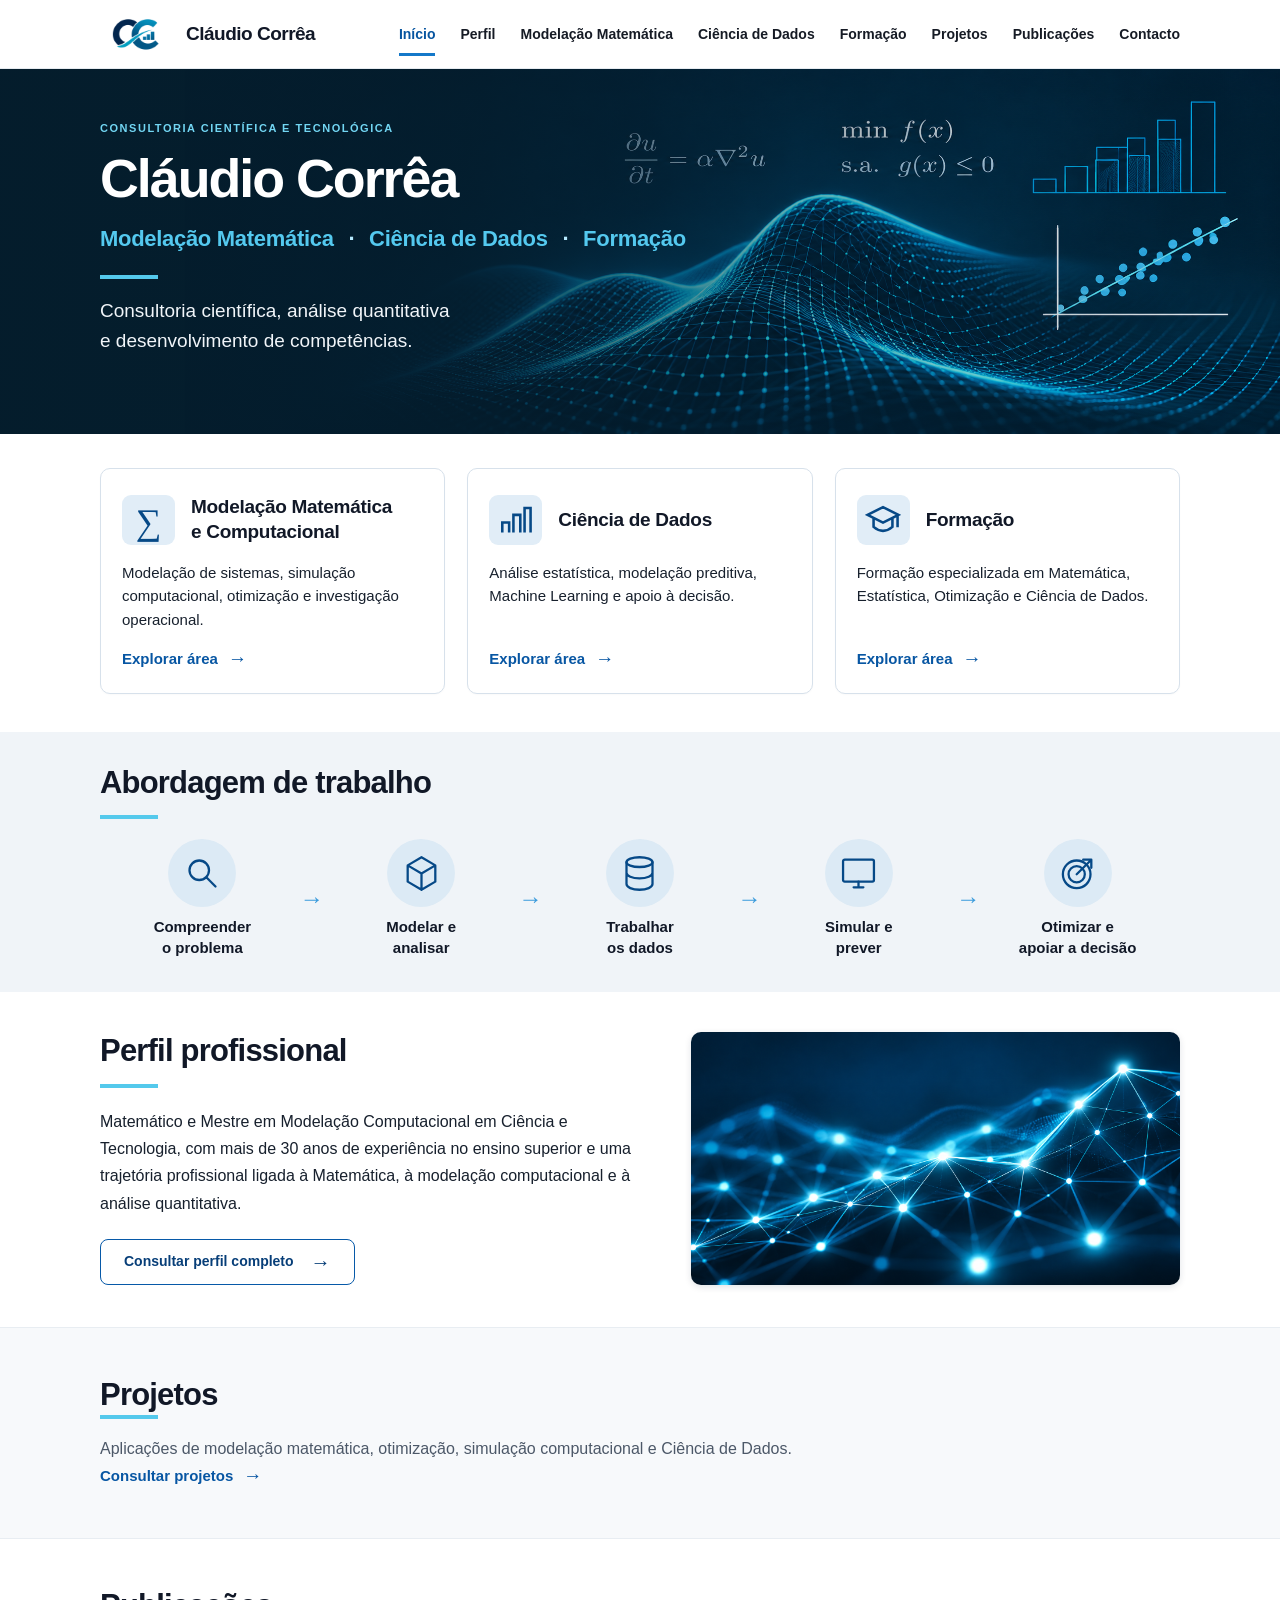
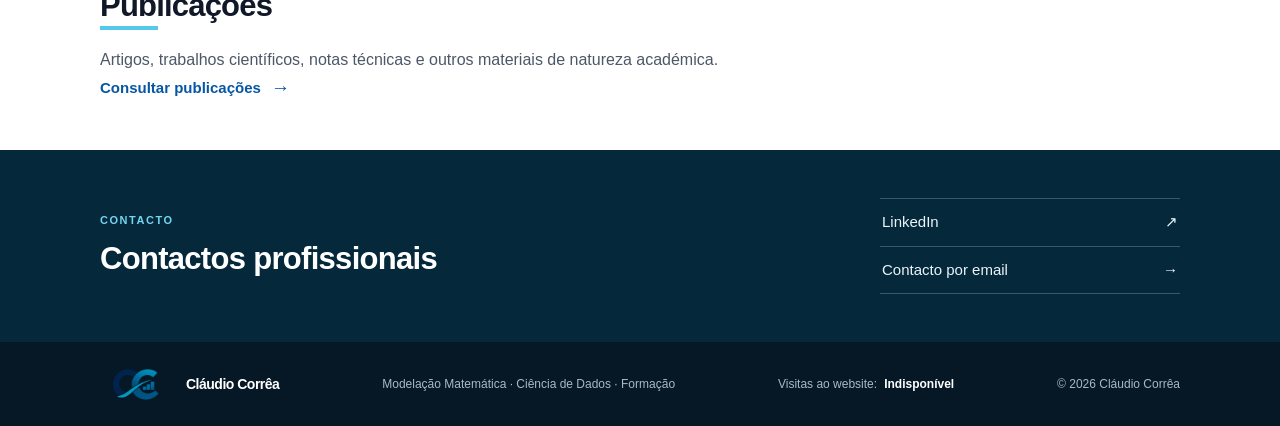
<file: index.html>
<!doctype html>
<html lang="pt-PT">

<head>
  <meta charset="utf-8">
  <meta name="viewport" content="width=device-width, initial-scale=1">
  <meta name="description" content="Cláudio Corrêa — Modelação Matemática, Ciência de Dados e Formação.">
  <meta name="theme-color" content="#ffffff">
  <title>Cláudio Corrêa | Modelação Matemática e Ciência de Dados</title>
  <link rel="stylesheet" href="css/style.css">
  <script src="js/main.js" defer></script>
</head>

<body>
  <a class="skip-link" href="#conteudo">Saltar para o conteúdo</a>

  <header class="site-header">
    <div class="container header-inner">
      <a class="brand" href="index.html" aria-label="Cláudio Corrêa — página inicial">
        <img src="logotipo/MonogramaCC.png" alt="Monograma CC" class="brand-monogram"
          style="width: 72px; height: 48px; object-fit: contain; display: block;">
        <span class="brand-name">Cláudio Corrêa</span>
      </a>

      <button class="menu-toggle" type="button" aria-expanded="false" aria-controls="main-navigation"
        aria-label="Abrir navegação">
        <span></span><span></span><span></span>
      </button>

      <nav class="main-navigation" id="main-navigation" aria-label="Navegação principal">
        <a class="active" href="index.html">Início</a>
        <a href="pages/perfil.html">Perfil</a>
        <a href="pages/modelacao-matematica.html">Modelação Matemática</a>
        <a href="pages/ciencia-dados.html">Ciência de Dados</a>
        <a href="pages/formacao.html">Formação</a>
        <a href="pages/projetos.html">Projetos</a>
        <a href="pages/publicacoes.html">Publicações</a>
        <a href="pages/contacto.html">Contacto</a>
      </nav>
    </div>
  </header>

  <main id="conteudo">

    <section class="hero" id="inicio">
      <div class="hero-art" aria-hidden="true"></div>

      <div class="container hero-content">
        <p class="eyebrow">Consultoria científica e tecnológica</p>
        <h1>Cláudio Corrêa</h1>

        <p class="hero-specialities">
          Modelação Matemática
          <span>·</span>
          Ciência de Dados
          <span>·</span>
          Formação
        </p>

        <span class="accent-line"></span>

        <p class="hero-description">
          Consultoria científica, análise quantitativa
          <br class="desktop-break">
          e desenvolvimento de competências.
        </p>
      </div>
    </section>

    <section class="services-section" id="servicos">
      <div class="container service-grid">

        <article class="service-card">
          <div class="service-heading">
            <span class="service-icon">∑</span>
            <h2>Modelação Matemática<br>e Computacional</h2>
          </div>

          <p>
            Modelação de sistemas, simulação computacional,
            otimização e investigação operacional.
          </p>

          <a href="pages/modelacao-matematica.html" class="card-link">
            Explorar área <span>→</span>
          </a>
        </article>

        <article class="service-card">
          <div class="service-heading">
            <span class="service-icon">
              <svg viewBox="0 0 42 42">
                <path d="M5 34V24h8v10M18 34V15h8v19M31 34V7h7v27" />
              </svg>
            </span>
            <h2>Ciência de Dados</h2>
          </div>

          <p>
            Análise estatística, modelação preditiva,
            Machine Learning e apoio à decisão.
          </p>

          <a href="pages/ciencia-dados.html" class="card-link">
            Explorar área <span>→</span>
          </a>
        </article>

        <article class="service-card">
          <div class="service-heading">
            <span class="service-icon">
              <svg viewBox="0 0 42 42">
                <path d="M3 15 21 6l18 9-18 9L3 15ZM10 19v10c7 6 15 6 22 0V19M38 16v12" />
              </svg>
            </span>
            <h2>Formação</h2>
          </div>

          <p>
            Formação especializada em Matemática,
            Estatística, Otimização e Ciência de Dados.
          </p>

          <a href="pages/formacao.html" class="card-link">
            Explorar área <span>→</span>
          </a>
        </article>

      </div>
    </section>

    <section class="approach-section" id="abordagem">
      <div class="container">
        <h2 class="section-title">Abordagem de trabalho</h2>
        <span class="accent-line"></span>

        <div class="approach-flow">

          <article class="approach-step">
            <span class="approach-icon">
              <svg viewBox="0 0 48 48">
                <circle cx="20" cy="20" r="12" />
                <path d="m29 29 11 11" />
              </svg>
            </span>
            <h3>Compreender<br>o problema</h3>
          </article>

          <span class="flow-arrow">→</span>

          <article class="approach-step">
            <span class="approach-icon">
              <svg viewBox="0 0 48 48">
                <path d="m24 4 17 10v20L24 44 7 34V14L24 4ZM7 14l17 10 17-10M24 24v20" />
              </svg>
            </span>
            <h3>Modelar e<br>analisar</h3>
          </article>

          <span class="flow-arrow">→</span>

          <article class="approach-step">
            <span class="approach-icon">
              <svg viewBox="0 0 48 48">
                <ellipse cx="24" cy="10" rx="16" ry="6" />
                <path d="M8 10v27c0 4 7 7 16 7s16-3 16-7V10M8 23c0 4 7 7 16 7s16-3 16-7" />
              </svg>
            </span>
            <h3>Trabalhar<br>os dados</h3>
          </article>

          <span class="flow-arrow">→</span>

          <article class="approach-step">
            <span class="approach-icon">
              <svg viewBox="0 0 48 48">
                <rect x="5" y="7" width="38" height="27" rx="2" />
                <path d="M18 41h12M24 34v7" />
              </svg>
            </span>
            <h3>Simular e<br>prever</h3>
          </article>

          <span class="flow-arrow">→</span>

          <article class="approach-step">
            <span class="approach-icon">
              <svg viewBox="0 0 48 48">
                <circle cx="23" cy="25" r="17" />
                <circle cx="23" cy="25" r="10" />
                <path d="m23 25 18-18M31 7h10v10" />
              </svg>
            </span>
            <h3>Otimizar e<br>apoiar a decisão</h3>
          </article>

        </div>
      </div>
    </section>

    <section class="about-section" id="sobre">
      <div class="container about-grid">

        <div class="about-copy">
          <h2 class="section-title">Perfil profissional</h2>
          <span class="accent-line"></span>

          <p>
            Matemático e Mestre em Modelação Computacional em Ciência
            e Tecnologia, com mais de 30 anos de experiência no ensino
            superior e uma trajetória profissional ligada à Matemática,
            à modelação computacional e à análise quantitativa.
          </p>

          <a class="button button-outline" href="pages/perfil.html">
            Consultar perfil completo <span>→</span>
          </a>
        </div>

        <div class="network-visual" role="img" aria-label="Visualização de uma rede de dados">
        </div>

      </div>
    </section>

    <section class="additional-section" id="projetos">
      <div class="container">
        <h2 class="section-title">Projetos</h2>
        <span class="accent-line"></span>

        <p>
          Aplicações de modelação matemática, otimização,
          simulação computacional e Ciência de Dados.
        </p>

        <a class="card-link" href="pages/projetos.html">
          Consultar projetos <span>→</span>
        </a>
      </div>
    </section>

    <section class="additional-section publications-section" id="publicacoes">
      <div class="container">
        <h2 class="section-title">Publicações</h2>
        <span class="accent-line"></span>

        <p>
          Artigos, trabalhos científicos, notas técnicas
          e outros materiais de natureza académica.
        </p>

        <a class="card-link" href="pages/publicacoes.html">
          Consultar publicações <span>→</span>
        </a>
      </div>
    </section>

    <section class="contact-section" id="contacto">
      <div class="container contact-inner">

        <div>
          <p class="eyebrow">CONTACTO</p>
          <h2>Contactos profissionais</h2>
        </div>

        <div class="contact-links">
          <a href="https://www.linkedin.com/in/claudio-correa-63292a34a/" target="_blank" rel="noopener noreferrer">
            LinkedIn <span>↗</span>
          </a>

          <a href="pages/contacto.html">
            Contacto por email <span>→</span>
          </a>
        </div>

      </div>
    </section>

  </main>

  <footer class="site-footer">
    <div class="container footer-inner">
      <a class="brand" href="index.html">
        <img src="logotipo/MonogramaCC.png" alt="Monograma CC" class="brand-monogram"
          style="width: 72px; height: 48px; object-fit: contain; display: block;">
        <span class="brand-name">Cláudio Corrêa</span>
      </a>

      <p>Modelação Matemática · Ciência de Dados · Formação</p>

      <div class="visitor-counter" id="visitor-counter" aria-live="polite">
        <span class="visitor-counter-label">Visitas ao website</span>
        <span class="visitor-counter-value" id="visitor-counter-value">A aguardar configuração</span>
      </div>

      <span>© <span id="current-year"></span> Cláudio Corrêa</span>
    </div>
  </footer>

</body>

</html>
</file>
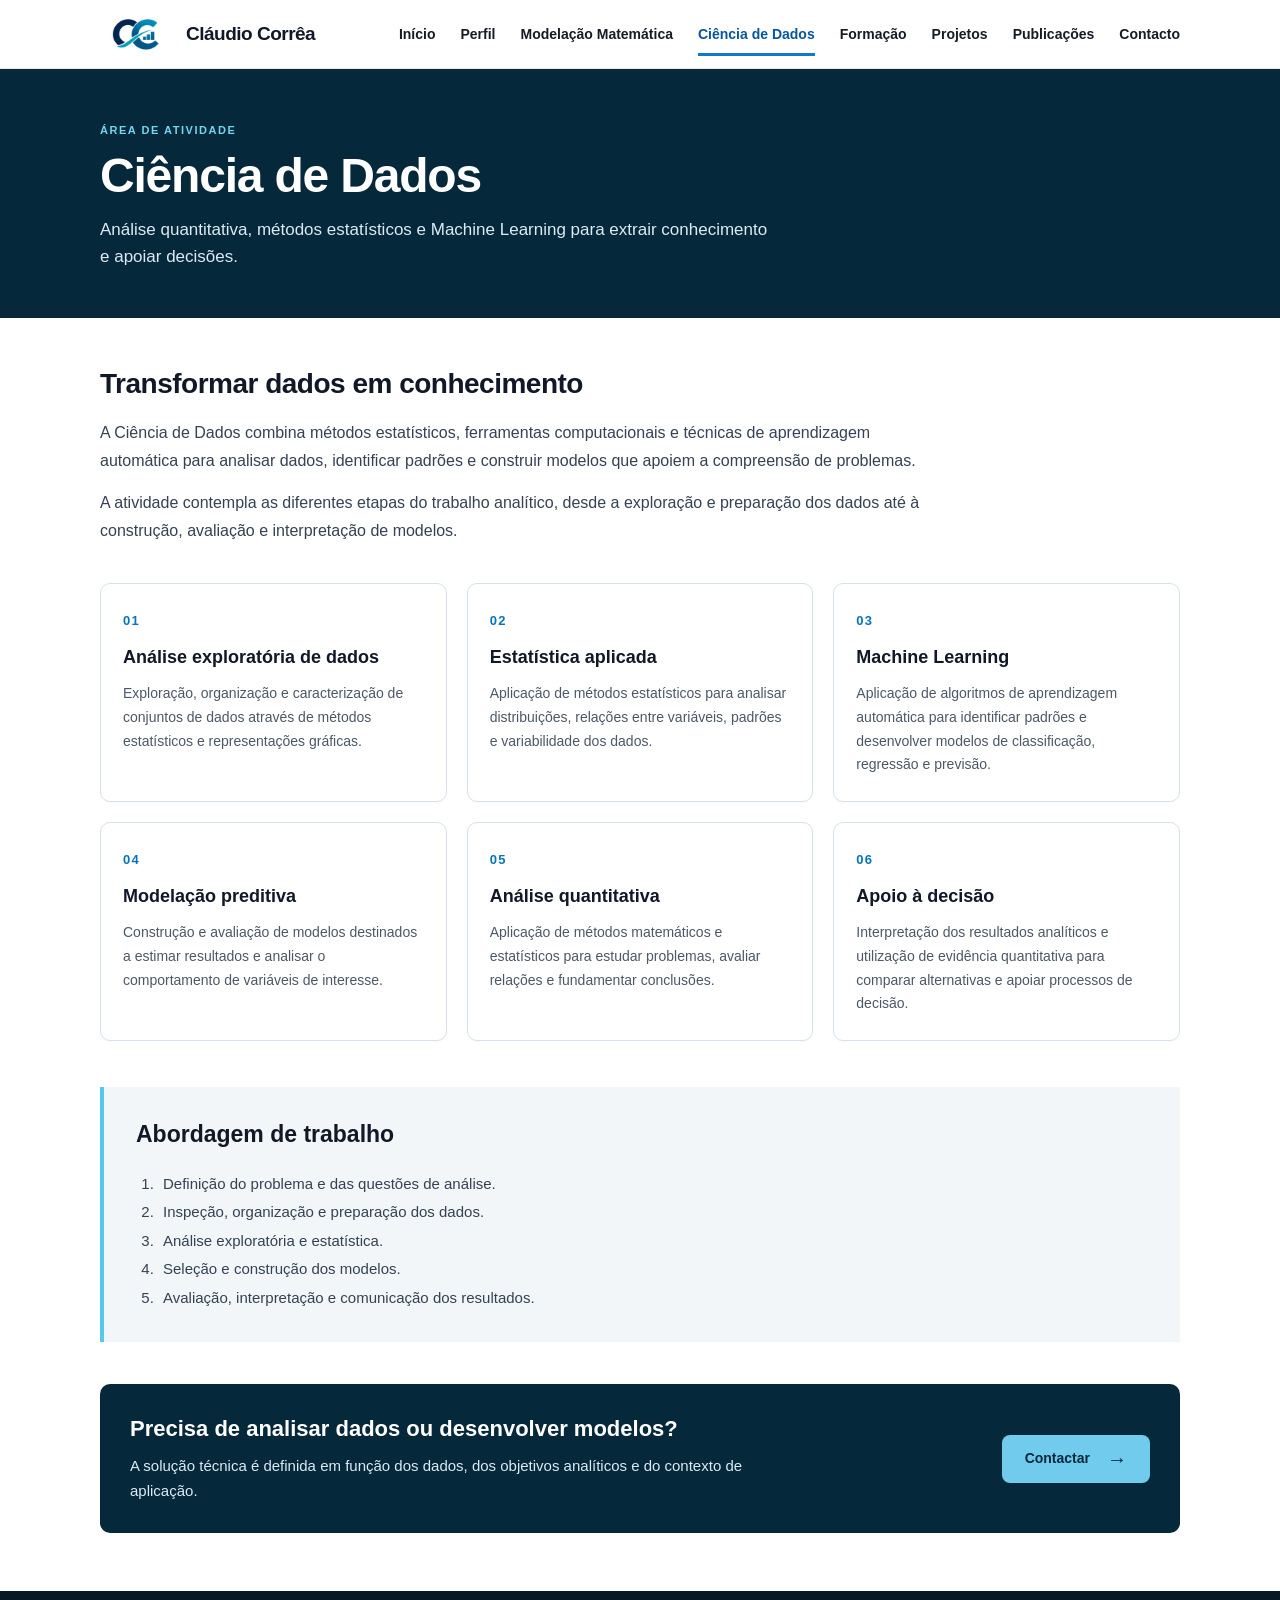
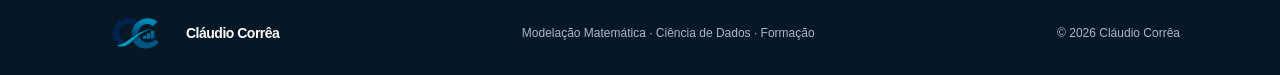
<file: pages/ciencia-dados.html>
<!doctype html>
<html lang="pt-PT">

<head>
    <meta charset="utf-8">
    <meta name="viewport" content="width=device-width, initial-scale=1">
    <meta name="description"
        content="Serviços de Ciência de Dados, análise estatística, Machine Learning e modelação preditiva.">
    <meta name="theme-color" content="#ffffff">
    <title>Ciência de Dados | Cláudio Corrêa</title>
    <link rel="stylesheet" href="../css/style.css">
    <link rel="stylesheet" href="../css/pages.css">
    <script src="../js/main.js" defer></script>
</head>

<body>

    <a class="skip-link" href="#conteudo">Saltar para o conteúdo</a>

    <header class="site-header">
        <div class="container header-inner">
            <a class="brand" href="../index.html" aria-label="Cláudio Corrêa — página inicial">
                <img src="../logotipo/MonogramaCC.png" alt="" class="brand-monogram" aria-hidden="true"
                    style="width: 72px; height: 48px; object-fit: contain; display: block;">
                <span class="brand-name">Cláudio Corrêa</span>
            </a>

            <button class="menu-toggle" type="button" aria-expanded="false" aria-controls="main-navigation"
                aria-label="Abrir navegação">
                <span></span><span></span><span></span>
            </button>

            <nav class="main-navigation" id="main-navigation" aria-label="Navegação principal">
                <a href="../index.html">Início</a>
                <a href="perfil.html">Perfil</a>
                <a href="modelacao-matematica.html">Modelação Matemática</a>
                <a class="active" href="ciencia-dados.html">Ciência de Dados</a>
                <a href="formacao.html">Formação</a>
                <a href="projetos.html">Projetos</a>
                <a href="publicacoes.html">Publicações</a>
                <a href="contacto.html">Contacto</a>
            </nav>
        </div>
    </header>

    <main id="conteudo" class="internal-page">

        <section class="page-banner">
            <div class="container">
                <p class="eyebrow">Área de atividade</p>
                <h1>Ciência de Dados</h1>
                <p>
                    Análise quantitativa, métodos estatísticos e Machine Learning
                    para extrair conhecimento e apoiar decisões.
                </p>
            </div>
        </section>

        <section class="page-content">
            <div class="container">

                <div class="service-intro">
                    <h2>Transformar dados em conhecimento</h2>

                    <p>
                        A Ciência de Dados combina métodos estatísticos,
                        ferramentas computacionais e técnicas de aprendizagem
                        automática para analisar dados, identificar padrões
                        e construir modelos que apoiem a compreensão de problemas.
                    </p>

                    <p>
                        A atividade contempla as diferentes etapas do trabalho
                        analítico, desde a exploração e preparação dos dados
                        até à construção, avaliação e interpretação de modelos.
                    </p>
                </div>

                <div class="detail-grid">

                    <article class="detail-card">
                        <span class="detail-number">01</span>
                        <h2>Análise exploratória de dados</h2>
                        <p>
                            Exploração, organização e caracterização de conjuntos
                            de dados através de métodos estatísticos e
                            representações gráficas.
                        </p>
                    </article>

                    <article class="detail-card">
                        <span class="detail-number">02</span>
                        <h2>Estatística aplicada</h2>
                        <p>
                            Aplicação de métodos estatísticos para analisar
                            distribuições, relações entre variáveis, padrões
                            e variabilidade dos dados.
                        </p>
                    </article>

                    <article class="detail-card">
                        <span class="detail-number">03</span>
                        <h2>Machine Learning</h2>
                        <p>
                            Aplicação de algoritmos de aprendizagem automática
                            para identificar padrões e desenvolver modelos
                            de classificação, regressão e previsão.
                        </p>
                    </article>

                    <article class="detail-card">
                        <span class="detail-number">04</span>
                        <h2>Modelação preditiva</h2>
                        <p>
                            Construção e avaliação de modelos destinados
                            a estimar resultados e analisar o comportamento
                            de variáveis de interesse.
                        </p>
                    </article>

                    <article class="detail-card">
                        <span class="detail-number">05</span>
                        <h2>Análise quantitativa</h2>
                        <p>
                            Aplicação de métodos matemáticos e estatísticos
                            para estudar problemas, avaliar relações e
                            fundamentar conclusões.
                        </p>
                    </article>

                    <article class="detail-card">
                        <span class="detail-number">06</span>
                        <h2>Apoio à decisão</h2>
                        <p>
                            Interpretação dos resultados analíticos e utilização
                            de evidência quantitativa para comparar alternativas
                            e apoiar processos de decisão.
                        </p>
                    </article>

                </div>

                <section class="service-method">
                    <h2>Abordagem de trabalho</h2>

                    <ol>
                        <li>Definição do problema e das questões de análise.</li>
                        <li>Inspeção, organização e preparação dos dados.</li>
                        <li>Análise exploratória e estatística.</li>
                        <li>Seleção e construção dos modelos.</li>
                        <li>Avaliação, interpretação e comunicação dos resultados.</li>
                    </ol>
                </section>

                <section class="service-cta">
                    <div>
                        <h2>Precisa de analisar dados ou desenvolver modelos?</h2>
                        <p>
                            A solução técnica é definida em função dos dados,
                            dos objetivos analíticos e do contexto de aplicação.
                        </p>
                    </div>

                    <a class="button button-primary" href="contacto.html">
                        Contactar <span>→</span>
                    </a>
                </section>

            </div>
        </section>

    </main>

    <footer class="site-footer">
        <div class="container footer-inner">
            <a class="brand" href="../index.html">
                <img src="../logotipo/MonogramaCC.png" alt="" class="brand-monogram" aria-hidden="true"
                    style="width: 72px; height: 48px; object-fit: contain; display: block;">
                <span class="brand-name">Cláudio Corrêa</span>
            </a>

            <p>Modelação Matemática · Ciência de Dados · Formação</p>

            <span>© <span id="current-year"></span> Cláudio Corrêa</span>
        </div>
    </footer>

</body>

</html>
</file>
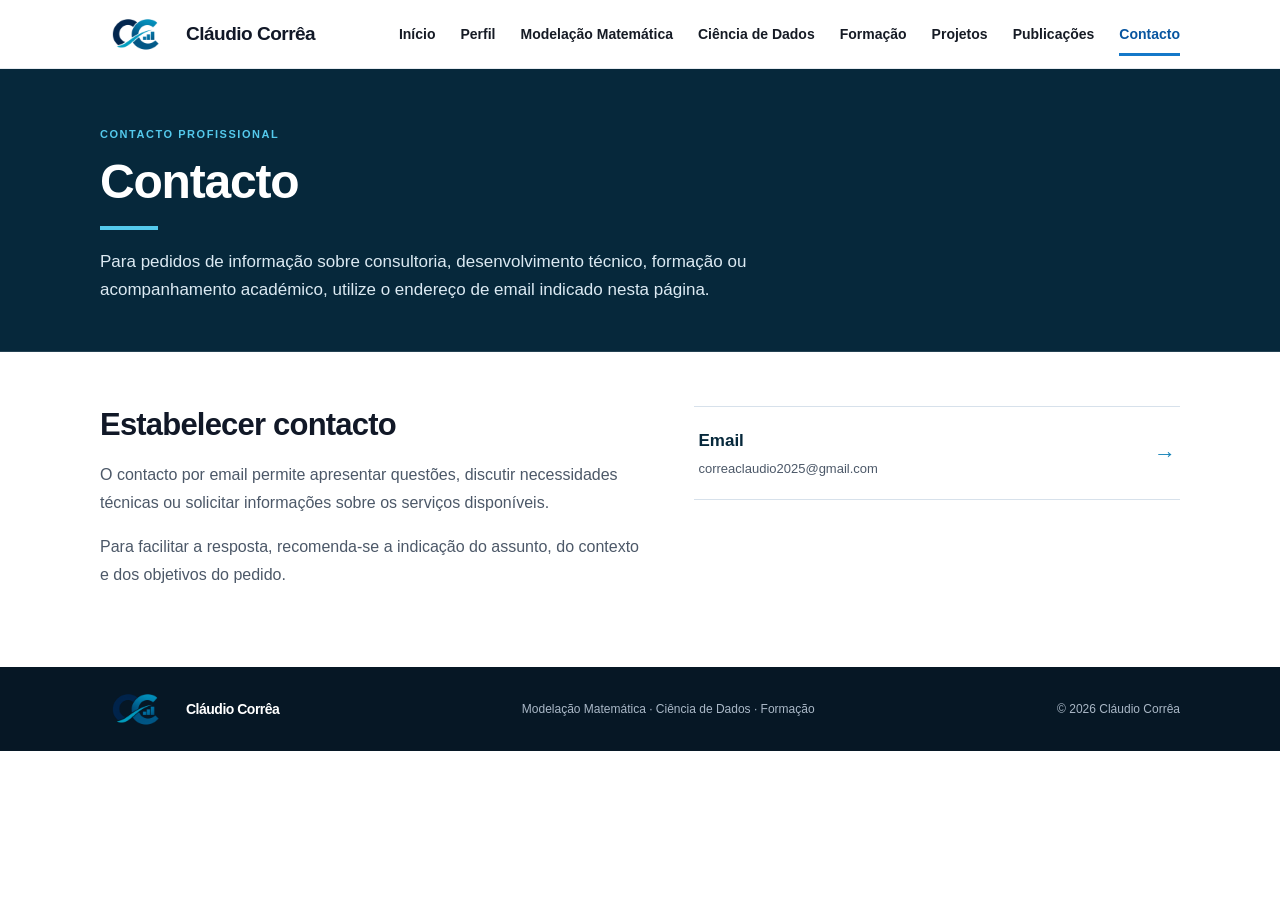
<file: pages/contacto.html>
<!doctype html>
<html lang="pt-PT">

<head>
    <meta charset="utf-8">
    <meta name="viewport" content="width=device-width, initial-scale=1">
    <meta name="description" content="Contacto profissional de Cláudio Corrêa por email.">
    <meta name="theme-color" content="#ffffff">
    <title>Contacto | Cláudio Corrêa</title>
    <link rel="stylesheet" href="../css/style.css">
    <link rel="stylesheet" href="../css/pages.css">
    <script src="../js/main.js" defer></script>
</head>

<body>
    <a class="skip-link" href="#conteudo">Saltar para o conteúdo</a>

    <header class="site-header">
        <div class="container header-inner">
            <a class="brand" href="../index.html" aria-label="Cláudio Corrêa — início">
                <img src="../logotipo/MonogramaCC.png" alt="" class="brand-monogram" aria-hidden="true"
                    style="width: 72px; height: 48px; object-fit: contain; display: block;">
                <span class="brand-name">Cláudio Corrêa</span>
            </a>

            <button class="menu-toggle" type="button" aria-expanded="false" aria-controls="main-navigation"
                aria-label="Abrir navegação">
                <span></span><span></span><span></span>
            </button>

            <nav class="main-navigation" id="main-navigation" aria-label="Navegação principal">
                <a href="../index.html">Início</a>
                <a href="perfil.html">Perfil</a>
                <a href="modelacao-matematica.html">Modelação Matemática</a>
                <a href="ciencia-dados.html">Ciência de Dados</a>
                <a href="formacao.html">Formação</a>
                <a href="projetos.html">Projetos</a>
                <a href="publicacoes.html">Publicações</a>
                <a class="active" href="contacto.html">Contacto</a>
            </nav>
        </div>
    </header>

    <main id="conteudo">
        <section class="page-heading">
            <div class="container">
                <p class="eyebrow">CONTACTO PROFISSIONAL</p>
                <h1>Contacto</h1>
                <span class="accent-line"></span>
                <p class="page-intro">
                    Para pedidos de informação sobre consultoria, desenvolvimento
                    técnico, formação ou acompanhamento académico, utilize o endereço
                    de email indicado nesta página.
                </p>
            </div>
        </section>

        <section class="contact-page-section">
            <div class="container contact-page-grid">
                <div class="contact-page-copy">
                    <h2 class="section-title">Estabelecer contacto</h2>
                    <p>
                        O contacto por email permite apresentar questões, discutir
                        necessidades técnicas ou solicitar informações sobre os
                        serviços disponíveis.
                    </p>
                    <p>
                        Para facilitar a resposta, recomenda-se a indicação do assunto,
                        do contexto e dos objetivos do pedido.
                    </p>
                </div>

                <div class="contact-channel-list">
                    <a class="contact-channel" href="mailto:correaclaudio2025@gmail.com">
                        <span>
                            <strong>Email</strong>
                            <small>correaclaudio2025@gmail.com</small>
                        </span>
                        <span class="contact-channel-arrow" aria-hidden="true">→</span>
                    </a>
                </div>
            </div>
        </section>
    </main>

    <footer class="site-footer">
        <div class="container footer-inner">
            <a class="brand" href="../index.html" aria-label="Cláudio Corrêa — início">
                <img src="../logotipo/MonogramaCC.png" alt="" class="brand-monogram" aria-hidden="true"
                    style="width: 72px; height: 48px; object-fit: contain; display: block;">
                <span class="brand-name">Cláudio Corrêa</span>
            </a>

            <p>Modelação Matemática · Ciência de Dados · Formação</p>
            <span>© <span id="current-year"></span> Cláudio Corrêa</span>
        </div>
    </footer>
</body>

</html>
</file>
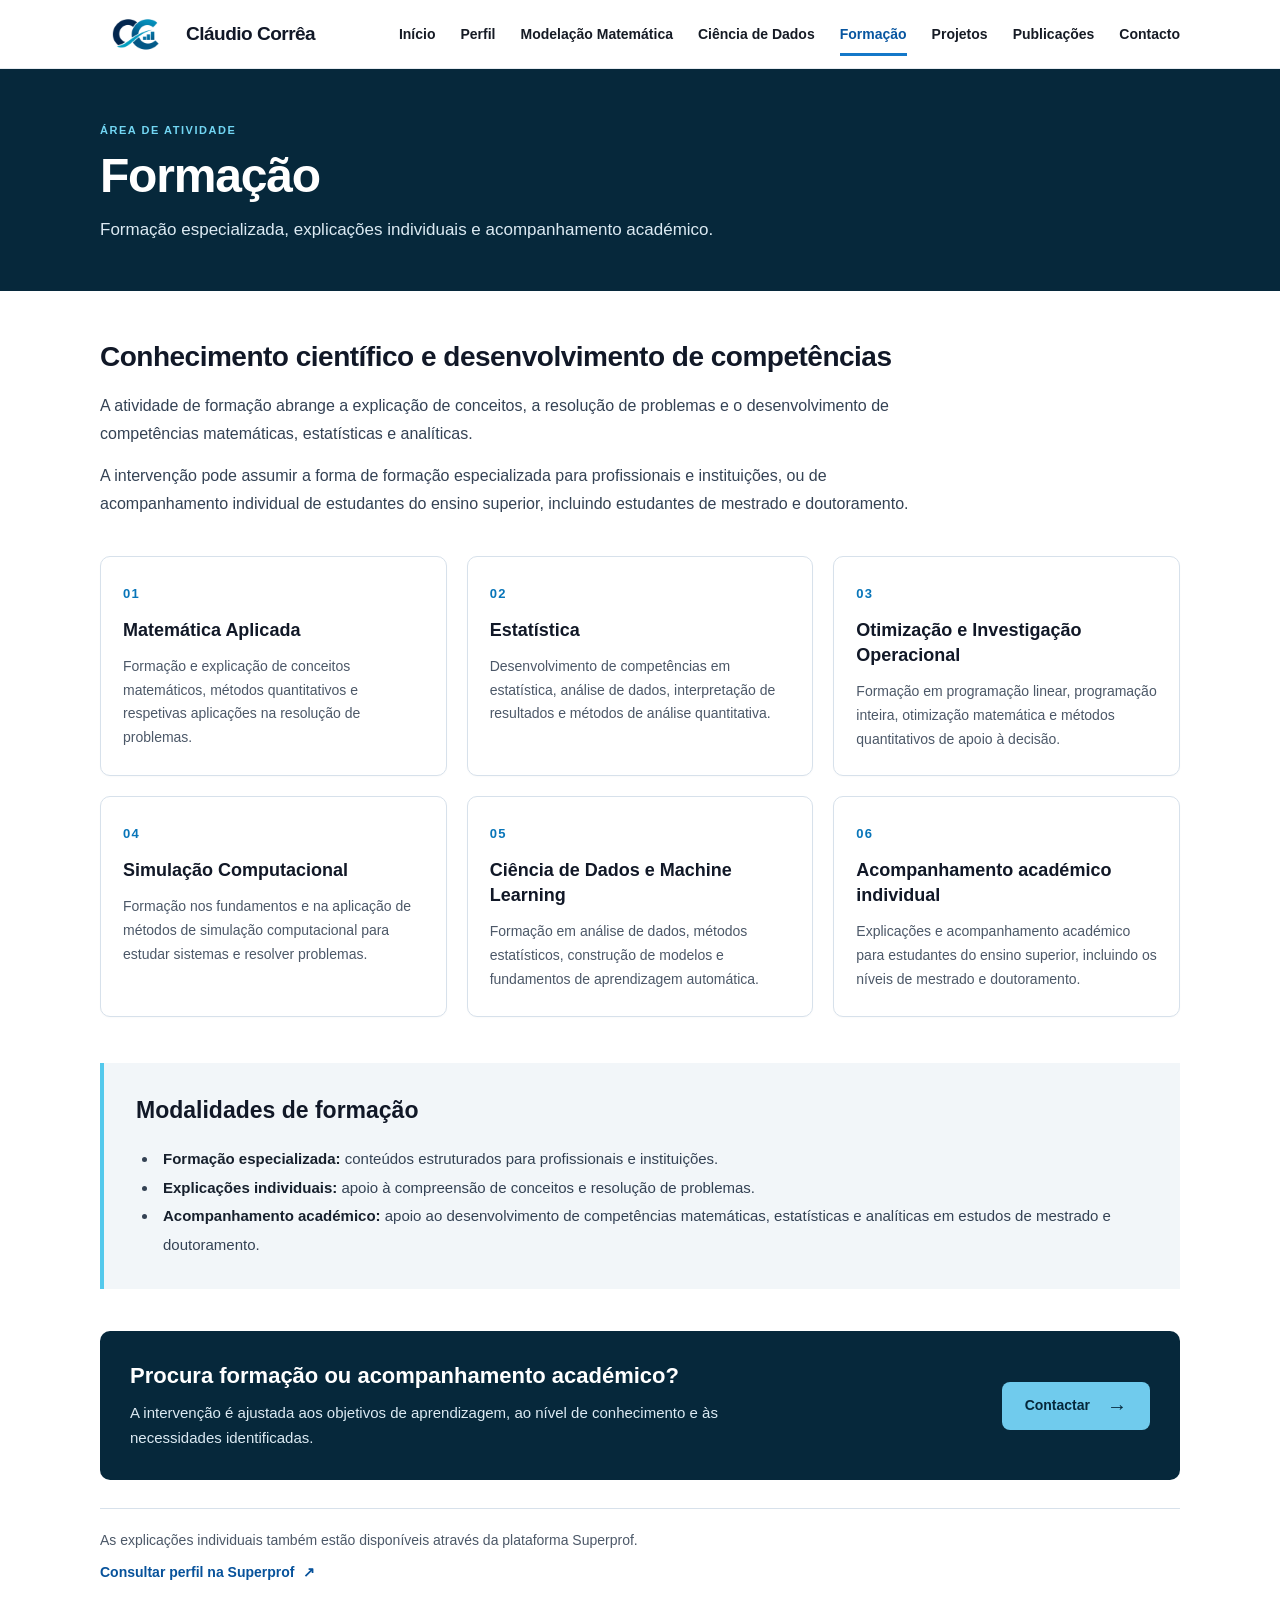
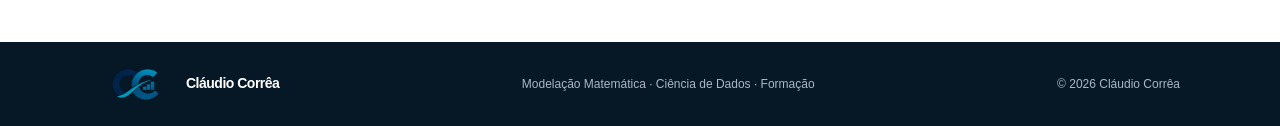
<file: pages/formacao.html>
<!doctype html>
<html lang="pt-PT">

<head>
    <meta charset="utf-8">
    <meta name="viewport" content="width=device-width, initial-scale=1">
    <meta name="description"
        content="Formação especializada, explicações individuais e acompanhamento académico em Matemática, Estatística e Ciência de Dados.">
    <meta name="theme-color" content="#ffffff">
    <title>Formação | Cláudio Corrêa</title>
    <link rel="stylesheet" href="../css/style.css">
    <link rel="stylesheet" href="../css/pages.css">
    <script src="../js/main.js" defer></script>
</head>

<body>

    <a class="skip-link" href="#conteudo">Saltar para o conteúdo</a>

    <header class="site-header">
        <div class="container header-inner">
            <a class="brand" href="../index.html" aria-label="Cláudio Corrêa — página inicial">
                <img src="../logotipo/MonogramaCC.png" alt="" class="brand-monogram" aria-hidden="true"
                    style="width: 72px; height: 48px; object-fit: contain; display: block;">
                <span class="brand-name">Cláudio Corrêa</span>
            </a>

            <button class="menu-toggle" type="button" aria-expanded="false" aria-controls="main-navigation"
                aria-label="Abrir navegação">
                <span></span><span></span><span></span>
            </button>

            <nav class="main-navigation" id="main-navigation" aria-label="Navegação principal">
                <a href="../index.html">Início</a>
                <a href="perfil.html">Perfil</a>
                <a href="modelacao-matematica.html">Modelação Matemática</a>
                <a href="ciencia-dados.html">Ciência de Dados</a>
                <a class="active" href="formacao.html">Formação</a>
                <a href="projetos.html">Projetos</a>
                <a href="publicacoes.html">Publicações</a>
                <a href="contacto.html">Contacto</a>
            </nav>
        </div>
    </header>

    <main id="conteudo" class="internal-page">

        <section class="page-banner">
            <div class="container">
                <p class="eyebrow">Área de atividade</p>
                <h1>Formação</h1>
                <p>
                    Formação especializada, explicações individuais
                    e acompanhamento académico.
                </p>
            </div>
        </section>

        <section class="page-content">
            <div class="container">

                <div class="service-intro">
                    <h2>Conhecimento científico e desenvolvimento de competências</h2>

                    <p>
                        A atividade de formação abrange a explicação de conceitos,
                        a resolução de problemas e o desenvolvimento de competências
                        matemáticas, estatísticas e analíticas.
                    </p>

                    <p>
                        A intervenção pode assumir a forma de formação especializada
                        para profissionais e instituições, ou de acompanhamento
                        individual de estudantes do ensino superior, incluindo
                        estudantes de mestrado e doutoramento.
                    </p>
                </div>

                <div class="detail-grid">

                    <article class="detail-card">
                        <span class="detail-number">01</span>
                        <h2>Matemática Aplicada</h2>
                        <p>
                            Formação e explicação de conceitos matemáticos,
                            métodos quantitativos e respetivas aplicações
                            na resolução de problemas.
                        </p>
                    </article>

                    <article class="detail-card">
                        <span class="detail-number">02</span>
                        <h2>Estatística</h2>
                        <p>
                            Desenvolvimento de competências em estatística,
                            análise de dados, interpretação de resultados
                            e métodos de análise quantitativa.
                        </p>
                    </article>

                    <article class="detail-card">
                        <span class="detail-number">03</span>
                        <h2>Otimização e Investigação Operacional</h2>
                        <p>
                            Formação em programação linear, programação inteira,
                            otimização matemática e métodos quantitativos
                            de apoio à decisão.
                        </p>
                    </article>

                    <article class="detail-card">
                        <span class="detail-number">04</span>
                        <h2>Simulação Computacional</h2>
                        <p>
                            Formação nos fundamentos e na aplicação de métodos
                            de simulação computacional para estudar sistemas
                            e resolver problemas.
                        </p>
                    </article>

                    <article class="detail-card">
                        <span class="detail-number">05</span>
                        <h2>Ciência de Dados e Machine Learning</h2>
                        <p>
                            Formação em análise de dados, métodos estatísticos,
                            construção de modelos e fundamentos de aprendizagem
                            automática.
                        </p>
                    </article>

                    <article class="detail-card">
                        <span class="detail-number">06</span>
                        <h2>Acompanhamento académico individual</h2>
                        <p>
                            Explicações e acompanhamento académico para estudantes
                            do ensino superior, incluindo os níveis de mestrado
                            e doutoramento.
                        </p>
                    </article>

                </div>

                <section class="service-method">
                    <h2>Modalidades de formação</h2>

                    <ul>
                        <li>
                            <strong>Formação especializada:</strong>
                            conteúdos estruturados para profissionais e instituições.
                        </li>
                        <li>
                            <strong>Explicações individuais:</strong>
                            apoio à compreensão de conceitos e resolução de problemas.
                        </li>
                        <li>
                            <strong>Acompanhamento académico:</strong>
                            apoio ao desenvolvimento de competências matemáticas,
                            estatísticas e analíticas em estudos de mestrado
                            e doutoramento.
                        </li>
                    </ul>
                </section>

                <section class="service-cta">
                    <div>
                        <h2>Procura formação ou acompanhamento académico?</h2>
                        <p>
                            A intervenção é ajustada aos objetivos de aprendizagem,
                            ao nível de conhecimento e às necessidades identificadas.
                        </p>
                    </div>

                    <a class="button button-primary" href="contacto.html">
                        Contactar <span>→</span>
                    </a>
                </section>

                <div class="training-platform-link">
                    <p>
                        As explicações individuais também estão disponíveis
                        através da plataforma Superprof.
                    </p>

                    <a href="https://www.superprof.pt/ir/19167263-43ba93" target="_blank" rel="noopener noreferrer">
                        Consultar perfil na Superprof <span>↗</span>
                    </a>
                </div>

            </div>
        </section>

    </main>

    <footer class="site-footer">
        <div class="container footer-inner">
            <a class="brand" href="../index.html">
                <img src="../logotipo/MonogramaCC.png" alt="" class="brand-monogram" aria-hidden="true"
                    style="width: 72px; height: 48px; object-fit: contain; display: block;">
                <span class="brand-name">Cláudio Corrêa</span>
            </a>

            <p>Modelação Matemática · Ciência de Dados · Formação</p>

            <span>© <span id="current-year"></span> Cláudio Corrêa</span>
        </div>
    </footer>

</body>

</html>
</file>
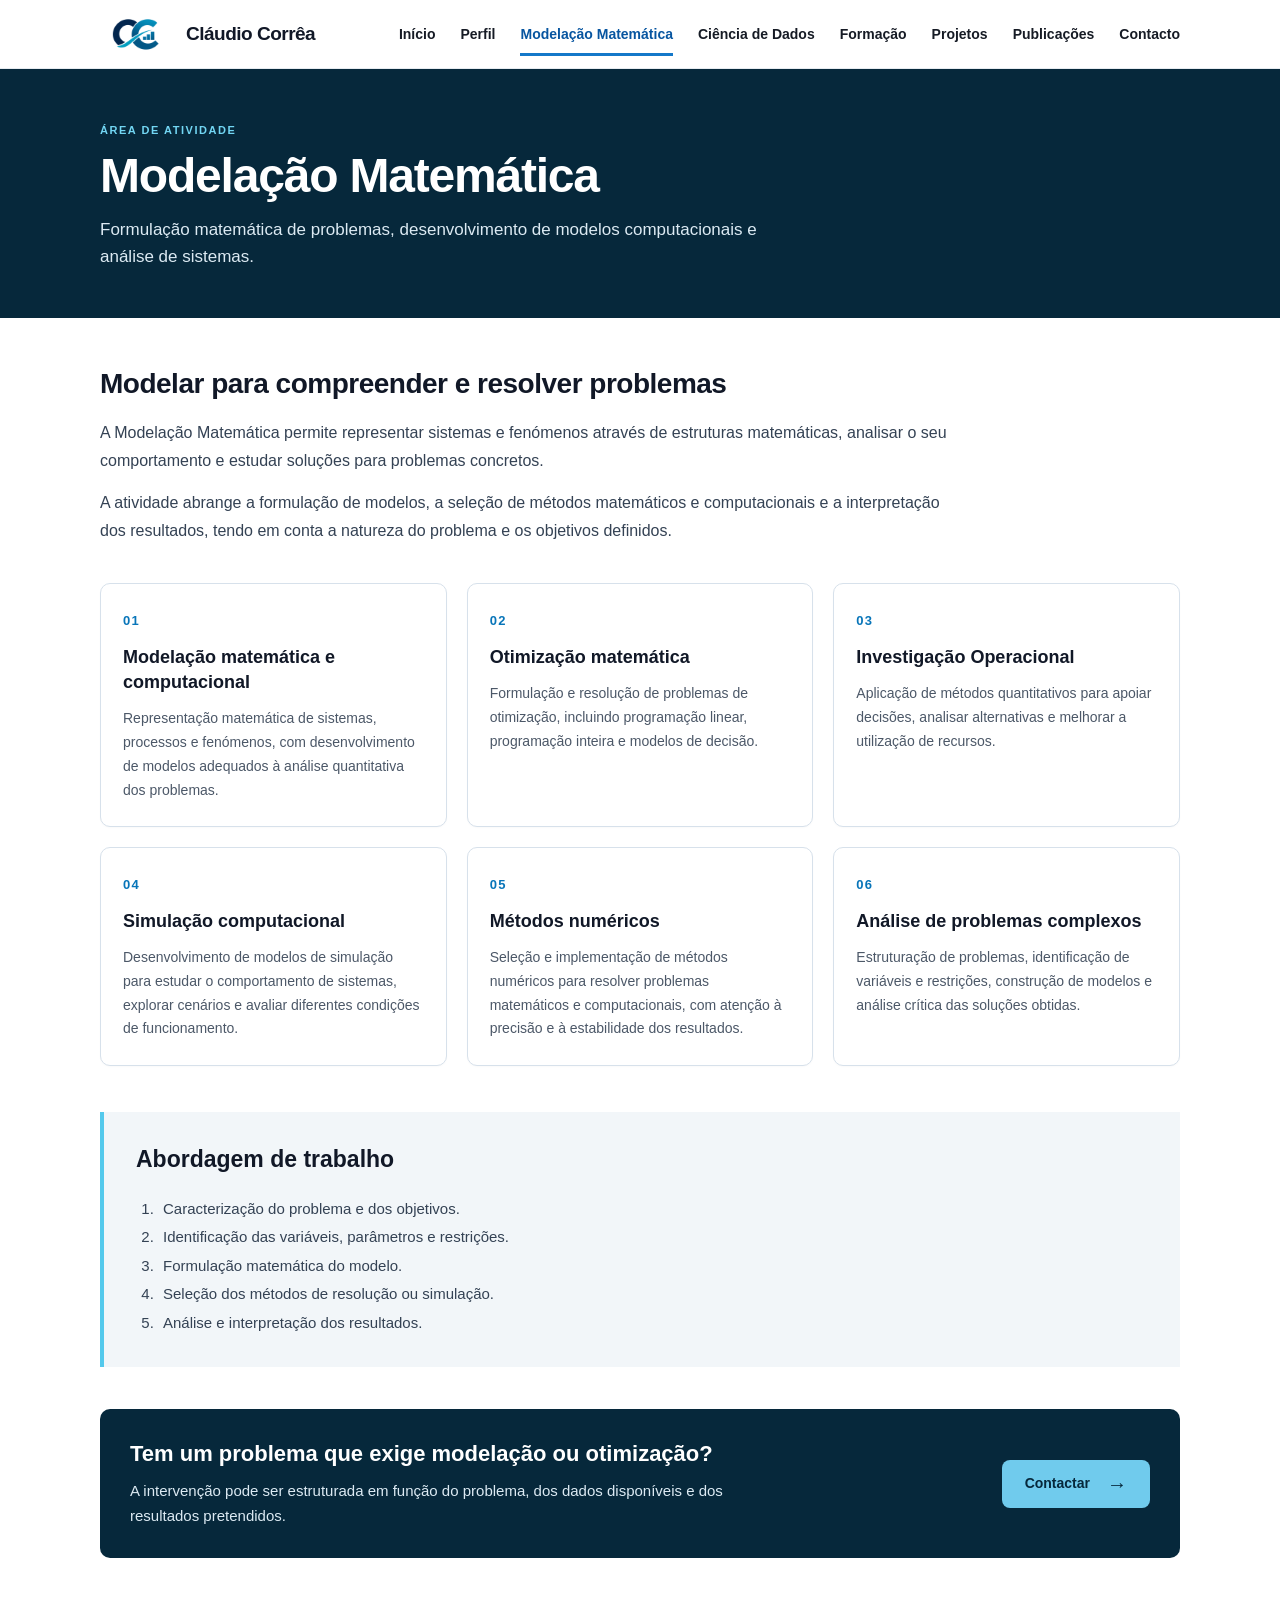
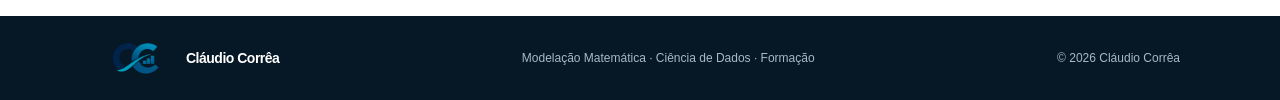
<file: pages/modelacao-matematica.html>
<!doctype html>
<html lang="pt-PT">

<head>
    <meta charset="utf-8">
    <meta name="viewport" content="width=device-width, initial-scale=1">
    <meta name="description"
        content="Serviços de Modelação Matemática, Otimização, Investigação Operacional e Simulação Computacional.">
    <meta name="theme-color" content="#ffffff">
    <title>Modelação Matemática | Cláudio Corrêa</title>
    <link rel="stylesheet" href="../css/style.css">
    <link rel="stylesheet" href="../css/pages.css">
    <script src="../js/main.js" defer></script>
</head>

<body>

    <a class="skip-link" href="#conteudo">Saltar para o conteúdo</a>

    <header class="site-header">
        <div class="container header-inner">
            <a class="brand" href="../index.html" aria-label="Cláudio Corrêa — página inicial">
                <img src="../logotipo/MonogramaCC.png" alt="" class="brand-monogram" aria-hidden="true"
                    style="width: 72px; height: 48px; object-fit: contain; display: block;">
                <span class="brand-name">Cláudio Corrêa</span>
            </a>

            <button class="menu-toggle" type="button" aria-expanded="false" aria-controls="main-navigation"
                aria-label="Abrir navegação">
                <span></span><span></span><span></span>
            </button>

            <nav class="main-navigation" id="main-navigation" aria-label="Navegação principal">
                <a href="../index.html">Início</a>
                <a href="perfil.html">Perfil</a>
                <a class="active" href="modelacao-matematica.html">Modelação Matemática</a>
                <a href="ciencia-dados.html">Ciência de Dados</a>
                <a href="formacao.html">Formação</a>
                <a href="projetos.html">Projetos</a>
                <a href="publicacoes.html">Publicações</a>
                <a href="contacto.html">Contacto</a>
            </nav>
        </div>
    </header>

    <main id="conteudo" class="internal-page">

        <section class="page-banner">
            <div class="container">
                <p class="eyebrow">Área de atividade</p>
                <h1>Modelação Matemática</h1>
                <p>
                    Formulação matemática de problemas, desenvolvimento de modelos
                    computacionais e análise de sistemas.
                </p>
            </div>
        </section>

        <section class="page-content">
            <div class="container">

                <div class="service-intro">
                    <h2>Modelar para compreender e resolver problemas</h2>

                    <p>
                        A Modelação Matemática permite representar sistemas e
                        fenómenos através de estruturas matemáticas, analisar
                        o seu comportamento e estudar soluções para problemas
                        concretos.
                    </p>

                    <p>
                        A atividade abrange a formulação de modelos, a seleção
                        de métodos matemáticos e computacionais e a interpretação
                        dos resultados, tendo em conta a natureza do problema
                        e os objetivos definidos.
                    </p>
                </div>

                <div class="detail-grid">

                    <article class="detail-card">
                        <span class="detail-number">01</span>
                        <h2>Modelação matemática e computacional</h2>
                        <p>
                            Representação matemática de sistemas, processos e
                            fenómenos, com desenvolvimento de modelos adequados
                            à análise quantitativa dos problemas.
                        </p>
                    </article>

                    <article class="detail-card">
                        <span class="detail-number">02</span>
                        <h2>Otimização matemática</h2>
                        <p>
                            Formulação e resolução de problemas de otimização,
                            incluindo programação linear, programação inteira
                            e modelos de decisão.
                        </p>
                    </article>

                    <article class="detail-card">
                        <span class="detail-number">03</span>
                        <h2>Investigação Operacional</h2>
                        <p>
                            Aplicação de métodos quantitativos para apoiar
                            decisões, analisar alternativas e melhorar a
                            utilização de recursos.
                        </p>
                    </article>

                    <article class="detail-card">
                        <span class="detail-number">04</span>
                        <h2>Simulação computacional</h2>
                        <p>
                            Desenvolvimento de modelos de simulação para estudar
                            o comportamento de sistemas, explorar cenários e
                            avaliar diferentes condições de funcionamento.
                        </p>
                    </article>

                    <article class="detail-card">
                        <span class="detail-number">05</span>
                        <h2>Métodos numéricos</h2>
                        <p>
                            Seleção e implementação de métodos numéricos para
                            resolver problemas matemáticos e computacionais,
                            com atenção à precisão e à estabilidade dos resultados.
                        </p>
                    </article>

                    <article class="detail-card">
                        <span class="detail-number">06</span>
                        <h2>Análise de problemas complexos</h2>
                        <p>
                            Estruturação de problemas, identificação de variáveis
                            e restrições, construção de modelos e análise crítica
                            das soluções obtidas.
                        </p>
                    </article>

                </div>

                <section class="service-method">
                    <h2>Abordagem de trabalho</h2>

                    <ol>
                        <li>Caracterização do problema e dos objetivos.</li>
                        <li>Identificação das variáveis, parâmetros e restrições.</li>
                        <li>Formulação matemática do modelo.</li>
                        <li>Seleção dos métodos de resolução ou simulação.</li>
                        <li>Análise e interpretação dos resultados.</li>
                    </ol>
                </section>

                <section class="service-cta">
                    <div>
                        <h2>Tem um problema que exige modelação ou otimização?</h2>
                        <p>
                            A intervenção pode ser estruturada em função do problema,
                            dos dados disponíveis e dos resultados pretendidos.
                        </p>
                    </div>

                    <a class="button button-primary" href="contacto.html">
                        Contactar <span>→</span>
                    </a>
                </section>

            </div>
        </section>

    </main>

    <footer class="site-footer">
        <div class="container footer-inner">
            <a class="brand" href="../index.html">
                <img src="../logotipo/MonogramaCC.png" alt="" class="brand-monogram" aria-hidden="true"
                    style="width: 72px; height: 48px; object-fit: contain; display: block;">
                <span class="brand-name">Cláudio Corrêa</span>
            </a>

            <p>Modelação Matemática · Ciência de Dados · Formação</p>

            <span>© <span id="current-year"></span> Cláudio Corrêa</span>
        </div>
    </footer>

</body>

</html>
</file>
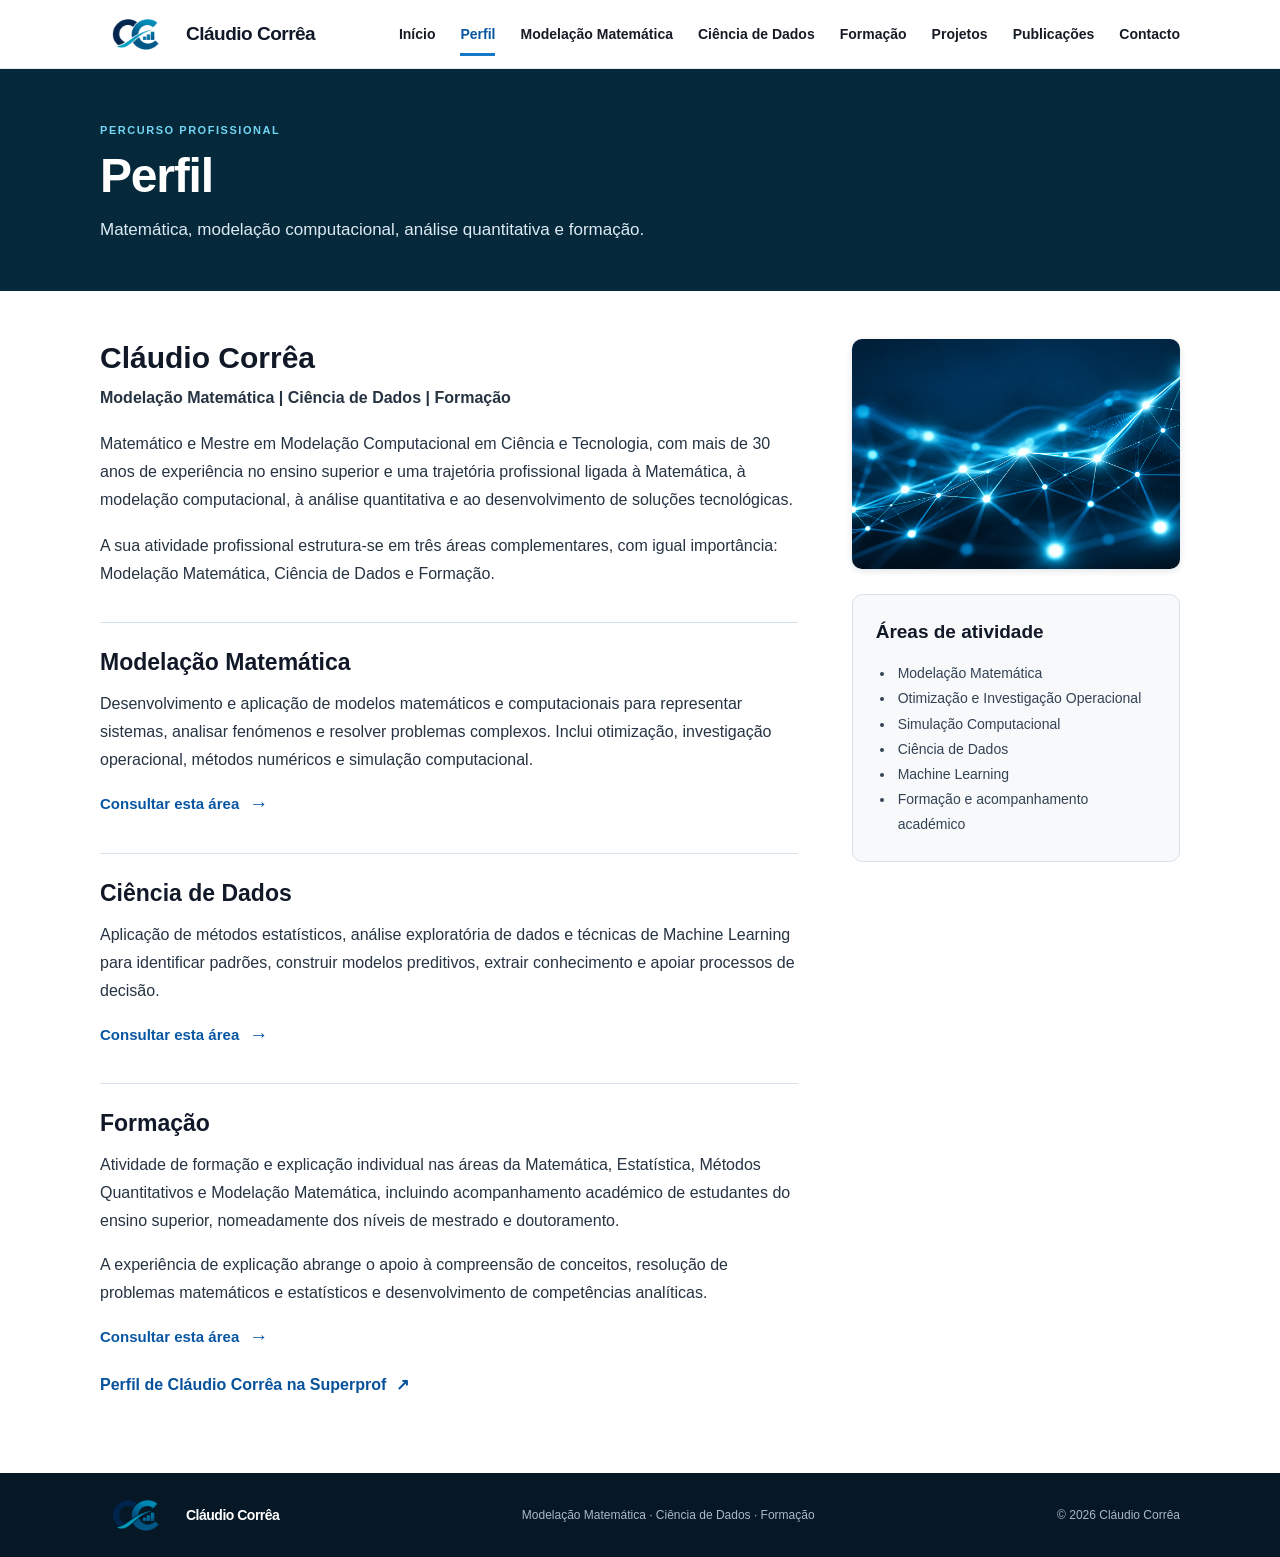
<file: pages/perfil.html>
<!doctype html>
<html lang="pt-PT">

<head>
    <meta charset="utf-8">
    <meta name="viewport" content="width=device-width, initial-scale=1">
    <meta name="description"
        content="Perfil profissional de Cláudio Corrêa — Matemática, Modelação Computacional e Ciência de Dados.">
    <meta name="theme-color" content="#ffffff">
    <title>Perfil | Cláudio Corrêa</title>
    <link rel="stylesheet" href="../css/style.css">
    <link rel="stylesheet" href="../css/pages.css">
    <script src="../js/main.js" defer></script>
</head>

<body>

    <a class="skip-link" href="#conteudo">Saltar para o conteúdo</a>

    <header class="site-header">
        <div class="container header-inner">
            <a class="brand" href="../index.html" aria-label="Cláudio Corrêa — página inicial">
                <img src="../logotipo/MonogramaCC.png" alt="" class="brand-monogram" aria-hidden="true"
                    style="width: 72px; height: 48px; object-fit: contain; display: block;">
                <span class="brand-name">Cláudio Corrêa</span>
            </a>

            <button class="menu-toggle" type="button" aria-expanded="false" aria-controls="main-navigation"
                aria-label="Abrir navegação">
                <span></span><span></span><span></span>
            </button>

            <nav class="main-navigation" id="main-navigation" aria-label="Navegação principal">
                <a href="../index.html">Início</a>
                <a class="active" href="perfil.html">Perfil</a>
                <a href="modelacao-matematica.html">Modelação Matemática</a>
                <a href="ciencia-dados.html">Ciência de Dados</a>
                <a href="formacao.html">Formação</a>
                <a href="projetos.html">Projetos</a>
                <a href="publicacoes.html">Publicações</a>
                <a href="contacto.html">Contacto</a>
            </nav>
        </div>
    </header>

    <main id="conteudo" class="internal-page">

        <section class="page-banner">
            <div class="container">
                <p class="eyebrow">Percurso profissional</p>
                <h1>Perfil</h1>
                <p>
                    Matemática, modelação computacional,
                    análise quantitativa e formação.
                </p>
            </div>
        </section>

        <section class="page-content">
            <div class="container profile-layout">

                <article class="profile-main">

                    <h2>Cláudio Corrêa</h2>

                    <p class="profile-subtitle">
                        Modelação Matemática | Ciência de Dados | Formação
                    </p>

                    <p>
                        Matemático e Mestre em Modelação Computacional em Ciência
                        e Tecnologia, com mais de 30 anos de experiência no ensino
                        superior e uma trajetória profissional ligada à Matemática,
                        à modelação computacional, à análise quantitativa e ao
                        desenvolvimento de soluções tecnológicas.
                    </p>

                    <p>
                        A sua atividade profissional estrutura-se em três áreas
                        complementares, com igual importância: Modelação Matemática,
                        Ciência de Dados e Formação.
                    </p>

                    <section class="profile-area">
                        <h2>Modelação Matemática</h2>

                        <p>
                            Desenvolvimento e aplicação de modelos matemáticos e
                            computacionais para representar sistemas, analisar
                            fenómenos e resolver problemas complexos. Inclui
                            otimização, investigação operacional, métodos numéricos
                            e simulação computacional.
                        </p>

                        <a class="card-link" href="modelacao-matematica.html">
                            Consultar esta área <span>→</span>
                        </a>
                    </section>

                    <section class="profile-area">
                        <h2>Ciência de Dados</h2>

                        <p>
                            Aplicação de métodos estatísticos, análise exploratória
                            de dados e técnicas de Machine Learning para identificar
                            padrões, construir modelos preditivos, extrair conhecimento
                            e apoiar processos de decisão.
                        </p>

                        <a class="card-link" href="ciencia-dados.html">
                            Consultar esta área <span>→</span>
                        </a>
                    </section>

                    <section class="profile-area">
                        <h2>Formação</h2>

                        <p>
                            Atividade de formação e explicação individual nas áreas
                            da Matemática, Estatística, Métodos Quantitativos e
                            Modelação Matemática, incluindo acompanhamento académico
                            de estudantes do ensino superior, nomeadamente dos níveis
                            de mestrado e doutoramento.
                        </p>

                        <p>
                            A experiência de explicação abrange o apoio à compreensão
                            de conceitos, resolução de problemas matemáticos e
                            estatísticos e desenvolvimento de competências analíticas.
                        </p>

                        <a class="card-link" href="formacao.html">
                            Consultar esta área <span>→</span>
                        </a>

                        <p class="profile-external-link">
                            <a href="https://www.superprof.pt/aulas-matematica-estatistica-para-ensino-superior-experiencia-analise-dados-python-jasp.html"
                                target="_blank" rel="noopener noreferrer">
                                Perfil de Cláudio Corrêa na Superprof
                                <span>↗</span>
                            </a>
                        </p>
                    </section>

                </article>

                <aside class="profile-aside">
                    <div class="network-visual" role="img" aria-label="Visualização de uma rede de dados">
                    </div>

                    <div class="profile-aside-note">
                        <h2>Áreas de atividade</h2>
                        <ul>
                            <li>Modelação Matemática</li>
                            <li>Otimização e Investigação Operacional</li>
                            <li>Simulação Computacional</li>
                            <li>Ciência de Dados</li>
                            <li>Machine Learning</li>
                            <li>Formação e acompanhamento académico</li>
                        </ul>
                    </div>
                </aside>

            </div>
        </section>

    </main>

    <footer class="site-footer">
        <div class="container footer-inner">
            <a class="brand" href="../index.html">
                <img src="../logotipo/MonogramaCC.png" alt="" class="brand-monogram" aria-hidden="true"
                    style="width: 72px; height: 48px; object-fit: contain; display: block;">
                <span class="brand-name">Cláudio Corrêa</span>
            </a>

            <p>Modelação Matemática · Ciência de Dados · Formação</p>

            <span>© <span id="current-year"></span> Cláudio Corrêa</span>
        </div>
    </footer>

</body>

</html>
</file>
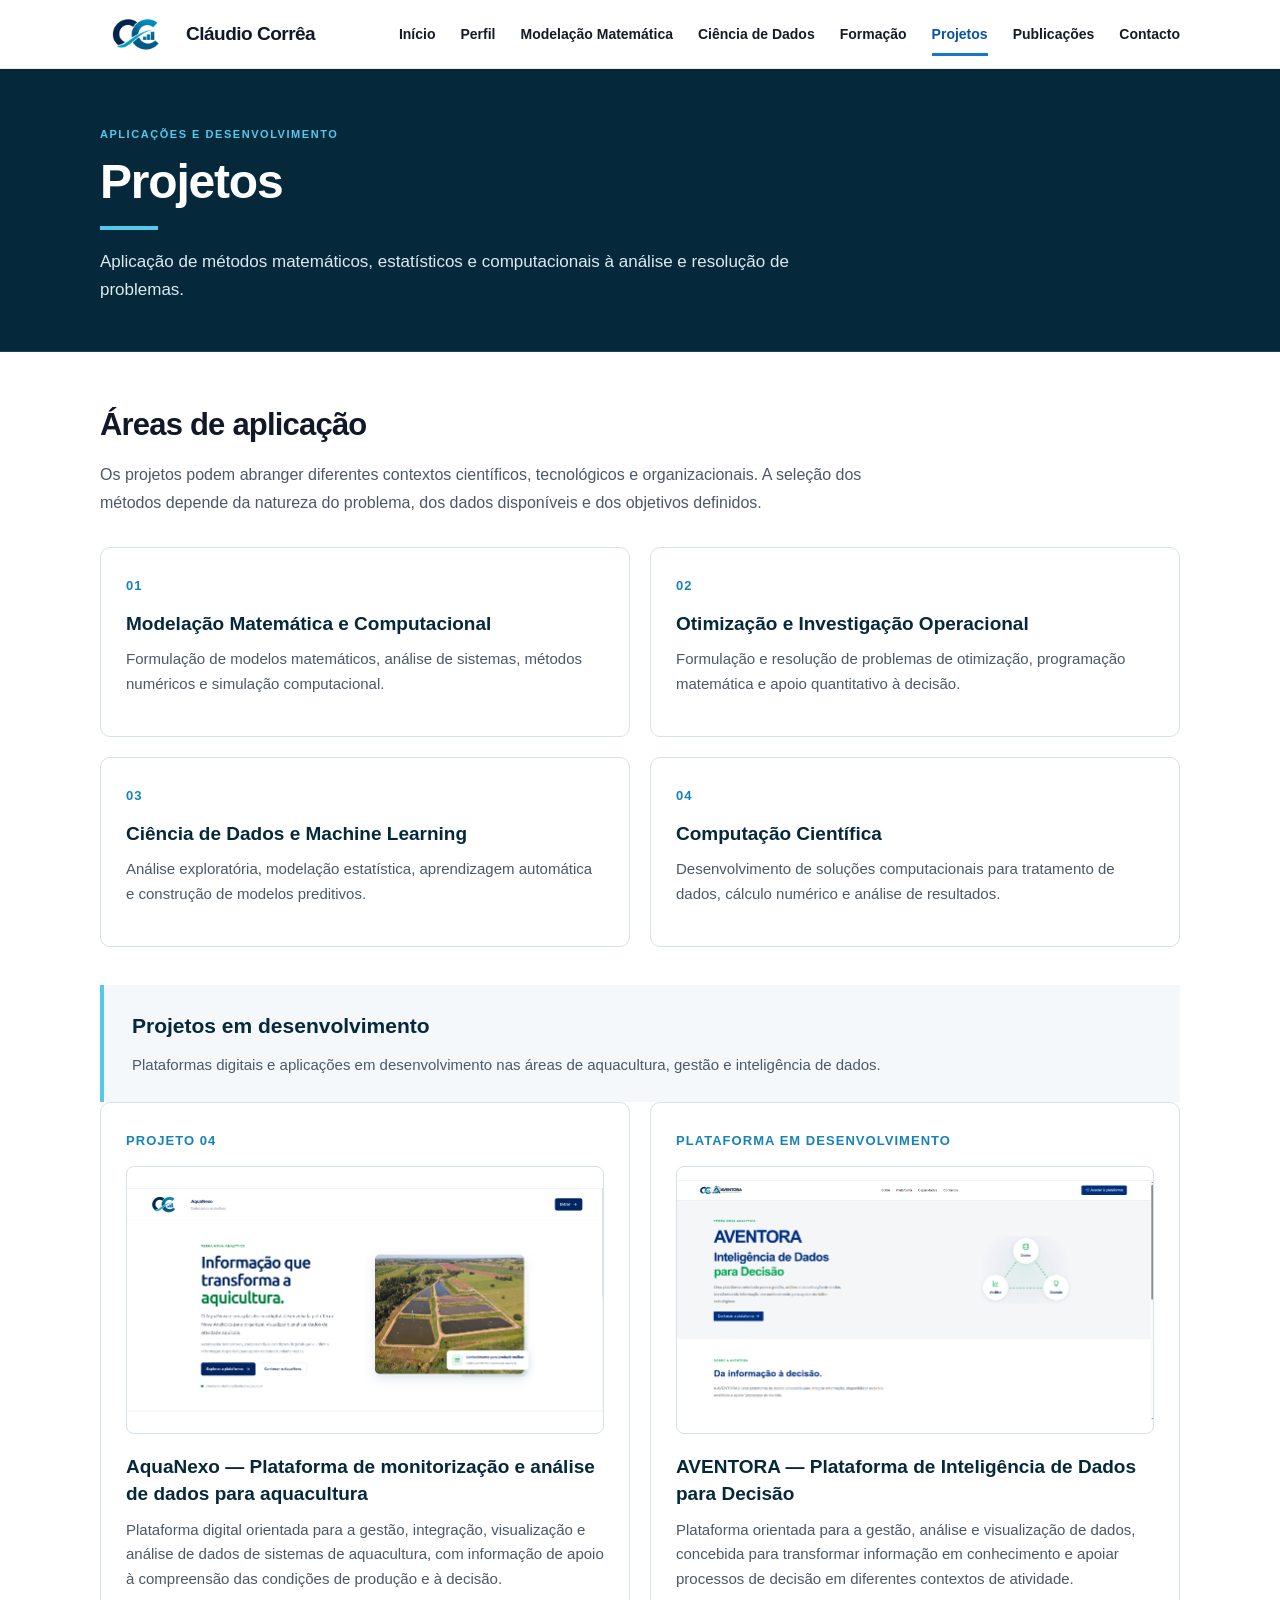
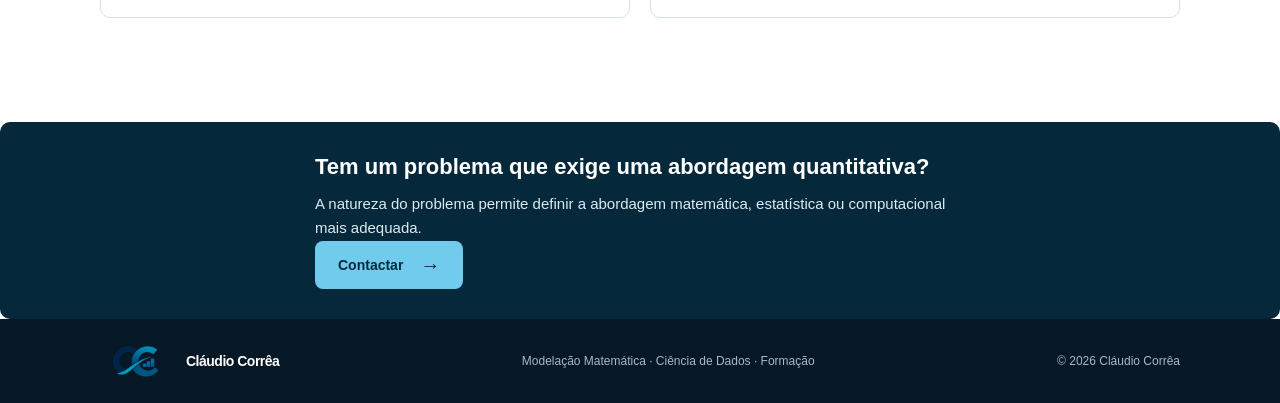
<file: pages/projetos.html>
<!doctype html>
<html lang="pt-PT">

<head>
    <meta charset="utf-8">
    <meta name="viewport" content="width=device-width, initial-scale=1">
    <meta name="description"
        content="Áreas de aplicação e projetos em Modelação Matemática, Ciência de Dados e Computação Científica.">
    <meta name="theme-color" content="#ffffff">
    <title>Projetos | Cláudio Corrêa</title>
    <link rel="stylesheet" href="../css/style.css">
    <link rel="stylesheet" href="../css/pages.css">
    <script src="../js/main.js" defer></script>
</head>

<body>
    <a class="skip-link" href="#conteudo">Saltar para o conteúdo</a>

    <header class="site-header">
        <div class="container header-inner">
            <a class="brand" href="../index.html" aria-label="Cláudio Corrêa — início">
                <img src="../logotipo/MonogramaCC.png" alt="" class="brand-monogram" aria-hidden="true"
                    style="width: 72px; height: 48px; object-fit: contain; display: block;">
                <span class="brand-name">Cláudio Corrêa</span>
            </a>

            <button class="menu-toggle" type="button" aria-expanded="false" aria-controls="main-navigation"
                aria-label="Abrir navegação">
                <span></span><span></span><span></span>
            </button>

            <nav class="main-navigation" id="main-navigation" aria-label="Navegação principal">
                <a href="../index.html">Início</a>
                <a href="perfil.html">Perfil</a>
                <a href="modelacao-matematica.html">Modelação Matemática</a>
                <a href="ciencia-dados.html">Ciência de Dados</a>
                <a href="formacao.html">Formação</a>
                <a class="active" href="projetos.html">Projetos</a>
                <a href="publicacoes.html">Publicações</a>
                <a href="contacto.html">Contacto</a>
            </nav>
        </div>
    </header>

    <main id="conteudo">
        <section class="page-heading">
            <div class="container">
                <p class="eyebrow">APLICAÇÕES E DESENVOLVIMENTO</p>
                <h1>Projetos</h1>
                <span class="accent-line"></span>
                <p class="page-intro">
                    Aplicação de métodos matemáticos, estatísticos e computacionais
                    à análise e resolução de problemas.
                </p>
            </div>
        </section>

        <section class="project-content-section">
            <div class="container">
                <div class="project-intro">
                    <h2 class="section-title">Áreas de aplicação</h2>
                    <p>
                        Os projetos podem abranger diferentes contextos científicos,
                        tecnológicos e organizacionais. A seleção dos métodos depende
                        da natureza do problema, dos dados disponíveis e dos objetivos
                        definidos.
                    </p>
                </div>

                <div class="project-area-grid">
                    <article class="project-area-card">
                        <span class="project-area-number">01</span>
                        <h3>Modelação Matemática e Computacional</h3>
                        <p>
                            Formulação de modelos matemáticos, análise de sistemas,
                            métodos numéricos e simulação computacional.
                        </p>
                    </article>

                    <article class="project-area-card">
                        <span class="project-area-number">02</span>
                        <h3>Otimização e Investigação Operacional</h3>
                        <p>
                            Formulação e resolução de problemas de otimização,
                            programação matemática e apoio quantitativo à decisão.
                        </p>
                    </article>

                    <article class="project-area-card">
                        <span class="project-area-number">03</span>
                        <h3>Ciência de Dados e Machine Learning</h3>
                        <p>
                            Análise exploratória, modelação estatística, aprendizagem
                            automática e construção de modelos preditivos.
                        </p>
                    </article>

                    <article class="project-area-card">
                        <span class="project-area-number">04</span>
                        <h3>Computação Científica</h3>
                        <p>
                            Desenvolvimento de soluções computacionais para tratamento
                            de dados, cálculo numérico e análise de resultados.
                        </p>
                    </article>
                </div>

                <div class="project-note">
                    <h2>Projetos em desenvolvimento</h2>
                    <p>
                        Plataformas digitais e aplicações em desenvolvimento nas áreas
                        de aquacultura, gestão e inteligência de dados.
                    </p>
                </div>

                <div class="project-area-grid project-platform-grid">
                    <article class="project-area-card project-platform-card">
                        <span class="project-area-number">PROJETO 04</span>

                        <img src="../figuras/aquanexo.png" alt="Página inicial da plataforma AquaNexo" loading="lazy"
                            style="display:block;width:100%;height:auto;aspect-ratio:16/9;object-fit:contain;object-position:center;margin:0 0 20px;border:1px solid var(--line);border-radius:8px;background:#fff;">

                        <h3>AquaNexo — Plataforma de monitorização e análise de dados para aquacultura</h3>

                        <p>
                            Plataforma digital orientada para a gestão, integração,
                            visualização e análise de dados de sistemas de aquacultura,
                            com informação de apoio à compreensão das condições de produção
                            e à decisão.
                        </p>
                    </article>

                    <article class="project-area-card project-platform-card">
                        <span class="project-area-number">PLATAFORMA EM DESENVOLVIMENTO</span>

                        <img src="../figuras/aventora.png" alt="Página inicial da plataforma AVENTORA" loading="lazy"
                            style="display:block;width:100%;height:auto;aspect-ratio:16/9;object-fit:contain;object-position:center;margin:0 0 20px;border:1px solid var(--line);border-radius:8px;background:#fff;">

                        <h3>AVENTORA — Plataforma de Inteligência de Dados para Decisão</h3>

                        <p>
                            Plataforma orientada para a gestão, análise e visualização
                            de dados, concebida para transformar informação em conhecimento
                            e apoiar processos de decisão em diferentes contextos de atividade.
                        </p>
                    </article>
                </div>
            </div>
        </section>

        <section class="service-cta">
            <div class="container">
                <h2>Tem um problema que exige uma abordagem quantitativa?</h2>
                <p>
                    A natureza do problema permite definir a abordagem matemática,
                    estatística ou computacional mais adequada.
                </p>
                <a class="button button-primary" href="contacto.html">
                    Contactar <span>→</span>
                </a>
            </div>
        </section>
    </main>

    <footer class="site-footer">
        <div class="container footer-inner">
            <a class="brand" href="../index.html">
                <img src="../logotipo/MonogramaCC.png" alt="" class="brand-monogram" aria-hidden="true"
                    style="width: 72px; height: 48px; object-fit: contain; display: block;">
                <span class="brand-name">Cláudio Corrêa</span>
            </a>
            <p>Modelação Matemática · Ciência de Dados · Formação</p>
            <span>© <span id="current-year"></span> Cláudio Corrêa</span>
        </div>
    </footer>
</body>

</html>
</file>
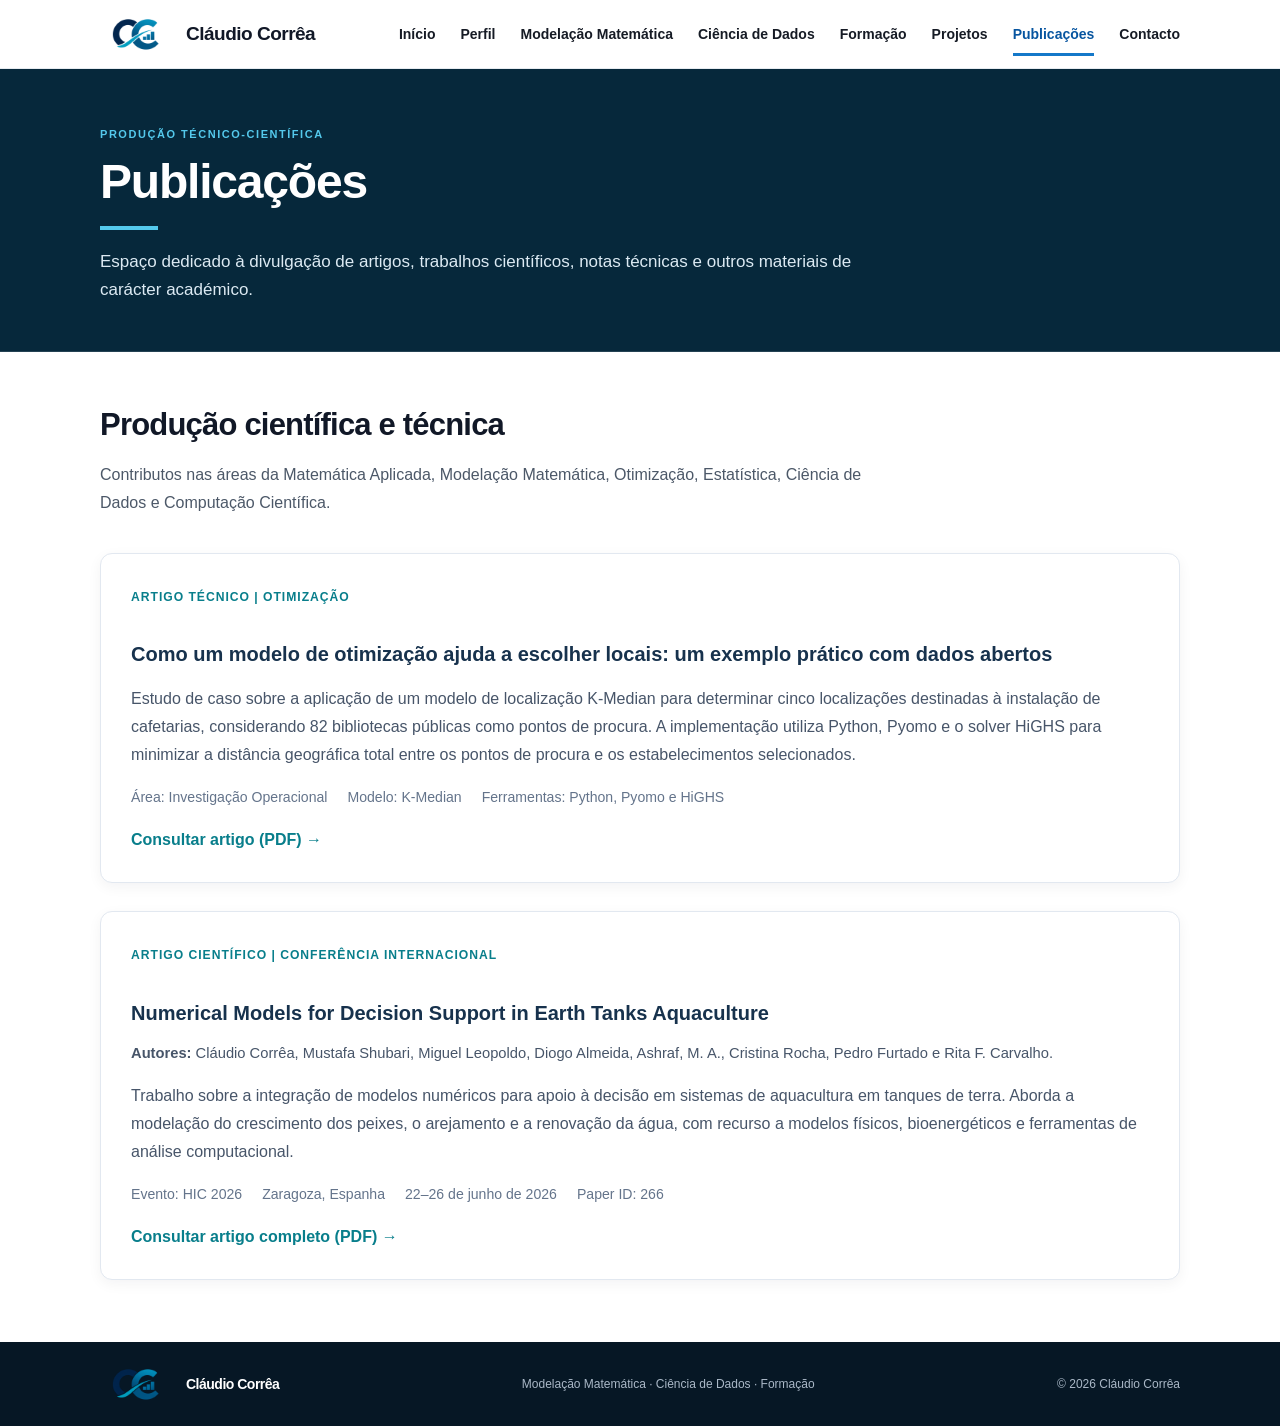
<file: pages/publicacoes.html>
<!doctype html>
<html lang="pt-PT">

<head>
    <meta charset="utf-8">
    <meta name="viewport" content="width=device-width, initial-scale=1">
    <meta name="description" content="Publicações e produção técnico-científica de Cláudio Corrêa.">
    <meta name="theme-color" content="#ffffff">
    <title>Publicações | Cláudio Corrêa</title>

    <link rel="stylesheet" href="../css/style.css">
    <link rel="stylesheet" href="../css/pages.css">
    <script src="../js/main.js" defer></script>

    <style>
        /* Estilos exclusivos da página de publicações */
        .publication-list {
            display: grid;
            grid-template-columns: 1fr;
            gap: 28px;
            margin-top: 36px;
        }

        .publication-card {
            padding: 30px;
            border: 1px solid #e2e8f0;
            border-radius: 12px;
            background: #ffffff;
            box-shadow: 0 4px 14px rgba(15, 23, 42, 0.05);
            transition: transform 0.3s ease, box-shadow 0.3s ease;
        }

        .publication-card:hover {
            transform: translateY(-4px);
            box-shadow: 0 10px 26px rgba(15, 23, 42, 0.10);
        }

        .publication-type {
            display: inline-block;
            margin-bottom: 14px;
            color: #087e8b;
            font-size: 0.76rem;
            font-weight: 700;
            letter-spacing: 0.08em;
            text-transform: uppercase;
        }

        .publication-card h3 {
            margin-bottom: 14px;
            color: #17324d;
            font-size: 1.25rem;
            line-height: 1.45;
        }

        .publication-authors {
            margin-bottom: 12px;
            color: #475569;
            font-size: 0.92rem;
            line-height: 1.6;
        }

        .publication-description {
            margin-bottom: 18px;
            color: #475569;
            line-height: 1.75;
        }

        .publication-meta {
            display: flex;
            flex-wrap: wrap;
            gap: 8px 20px;
            margin-bottom: 20px;
            color: #64748b;
            font-size: 0.88rem;
        }

        .publication-link {
            display: inline-flex;
            align-items: center;
            gap: 8px;
            color: #087e8b;
            font-weight: 700;
            text-decoration: none;
        }

        .publication-link:hover {
            text-decoration: underline;
        }

        .publication-link:focus-visible {
            outline: 2px solid #087e8b;
            outline-offset: 4px;
        }

        @media (max-width: 600px) {
            .publication-card {
                padding: 22px;
            }
        }

        @media (prefers-reduced-motion: reduce) {
            .publication-card {
                transition: none;
            }
        }
    </style>
</head>

<body>
    <a class="skip-link" href="#conteudo">Saltar para o conteúdo</a>

    <header class="site-header">
        <div class="container header-inner">
            <a class="brand" href="../index.html" aria-label="Cláudio Corrêa — início">
                <img src="../logotipo/MonogramaCC.png" alt="" class="brand-monogram" aria-hidden="true"
                    style="width: 72px; height: 48px; object-fit: contain; display: block;">
                <span class="brand-name">Cláudio Corrêa</span>
            </a>

            <button class="menu-toggle" type="button" aria-expanded="false" aria-controls="main-navigation"
                aria-label="Abrir navegação">
                <span></span><span></span><span></span>
            </button>

            <nav class="main-navigation" id="main-navigation" aria-label="Navegação principal">
                <a href="../index.html">Início</a>
                <a href="perfil.html">Perfil</a>
                <a href="modelacao-matematica.html">Modelação Matemática</a>
                <a href="ciencia-dados.html">Ciência de Dados</a>
                <a href="formacao.html">Formação</a>
                <a href="projetos.html">Projetos</a>
                <a class="active" href="publicacoes.html">Publicações</a>
                <a href="contacto.html">Contacto</a>
            </nav>
        </div>
    </header>

    <main id="conteudo">
        <section class="page-heading">
            <div class="container">
                <p class="eyebrow">PRODUÇÃO TÉCNICO-CIENTÍFICA</p>
                <h1>Publicações</h1>
                <span class="accent-line"></span>
                <p class="page-intro">
                    Espaço dedicado à divulgação de artigos, trabalhos científicos,
                    notas técnicas e outros materiais de carácter académico.
                </p>
            </div>
        </section>

        <section class="publication-content-section">
            <div class="container">

                <div class="publication-intro">
                    <h2 class="section-title">Produção científica e técnica</h2>
                    <p>
                        Contributos nas áreas da Matemática Aplicada, Modelação Matemática,
                        Otimização, Estatística, Ciência de Dados e Computação Científica.
                    </p>
                </div>

                <div class="publication-list">

                    <!-- Artigo técnico sobre otimização -->
                    <article class="publication-card">
                        <span class="publication-type">
                            Artigo técnico | Otimização
                        </span>

                        <h3>
                            Como um modelo de otimização ajuda a escolher locais:
                            um exemplo prático com dados abertos
                        </h3>

                        <p class="publication-description">
                            Estudo de caso sobre a aplicação de um modelo de localização
                            K-Median para determinar cinco localizações destinadas à
                            instalação de cafetarias, considerando 82 bibliotecas públicas
                            como pontos de procura. A implementação utiliza Python,
                            Pyomo e o solver HiGHS para minimizar a distância geográfica
                            total entre os pontos de procura e os estabelecimentos selecionados.
                        </p>

                        <div class="publication-meta">
                            <span>Área: Investigação Operacional</span>
                            <span>Modelo: K-Median</span>
                            <span>Ferramentas: Python, Pyomo e HiGHS</span>
                        </div>

                        <a class="publication-link"
                            href="../producao/Como%20um%20modelo%20de%20otimiza%C3%A7%C3%A3o%20ajuda%20a%20escolher%20locais.pdf"
                            target="_blank" rel="noopener noreferrer">
                            Consultar artigo (PDF) →
                        </a>
                    </article>

                    <!-- Artigo científico apresentado no HIC 2026 -->
                    <article class="publication-card">
                        <span class="publication-type">
                            Artigo científico | Conferência internacional
                        </span>

                        <h3>
                            Numerical Models for Decision Support in Earth Tanks Aquaculture
                        </h3>

                        <p class="publication-authors">
                            <strong>Autores:</strong>
                            Cláudio Corrêa, Mustafa Shubari, Miguel Leopoldo,
                            Diogo Almeida, Ashraf, M. A., Cristina Rocha,
                            Pedro Furtado e Rita F. Carvalho.
                        </p>

                        <p class="publication-description">
                            Trabalho sobre a integração de modelos numéricos para apoio
                            à decisão em sistemas de aquacultura em tanques de terra.
                            Aborda a modelação do crescimento dos peixes, o arejamento
                            e a renovação da água, com recurso a modelos físicos,
                            bioenergéticos e ferramentas de análise computacional.
                        </p>

                        <div class="publication-meta">
                            <span>Evento: HIC 2026</span>
                            <span>Zaragoza, Espanha</span>
                            <span>22–26 de junho de 2026</span>
                            <span>Paper ID: 266</span>
                        </div>

                        <a class="publication-link" href="../producao/HIC2026_full_paper__266.pdf" target="_blank"
                            rel="noopener noreferrer">
                            Consultar artigo completo (PDF) →
                        </a>
                    </article>

                </div>
            </div>
        </section>
    </main>

    <footer class="site-footer">
        <div class="container footer-inner">
            <a class="brand" href="../index.html">
                <img src="../logotipo/MonogramaCC.png" alt="" class="brand-monogram" aria-hidden="true"
                    style="width: 72px; height: 48px; object-fit: contain; display: block;">
                <span class="brand-name">Cláudio Corrêa</span>
            </a>

            <p>Modelação Matemática · Ciência de Dados · Formação</p>

            <span>© <span id="current-year"></span> Cláudio Corrêa</span>
        </div>
    </footer>
</body>

</html>
</file>
<file: css/style.css>
/* =========================================================
   1. VARIÁVEIS E CONFIGURAÇÕES GERAIS
   ========================================================= */

:root {
    --navy: #06283b;
    --blue: #07529b;
    --cyan: #54c9ec;
    --ink: #101827;
    --muted: #4c5868;
    --line: #d7e1eb;
    --container: 1080px;
}

* {
    box-sizing: border-box;
}

html {
    scroll-behavior: smooth;
    scroll-padding-top: 76px;
}

body {
    margin: 0;
    color: var(--ink);
    background: #ffffff;
    font-family: Inter, "Segoe UI", Arial, sans-serif;
    font-size: 16px;
    line-height: 1.5;
    -webkit-font-smoothing: antialiased;
}

a {
    color: inherit;
    text-decoration: none;
}

.container {
    width: min(var(--container), calc(100% - 64px));
    margin-inline: auto;
}

.skip-link {
    position: absolute;
    top: -60px;
    left: 12px;
    z-index: 100;
    padding: 10px 14px;
    color: #ffffff;
    background: var(--blue);
}

.skip-link:focus {
    top: 10px;
}


/* =========================================================
   2. CABEÇALHO E NAVEGAÇÃO
   ========================================================= */

.site-header {
    position: sticky;
    top: 0;
    z-index: 30;
    background: rgba(255, 255, 255, 0.97);
    border-bottom: 1px solid #e6ebf0;
}

.header-inner {
    min-height: 68px;
    display: flex;
    align-items: center;
    justify-content: space-between;
    gap: 24px;
}

.brand {
    display: inline-flex;
    align-items: center;
    gap: 14px;
    flex: 0 0 auto;
}

.brand-symbol {
    padding-right: 15px;
    color: #064987;
    border-right: 1px solid #cbd5df;
    font-size: 29px;
    font-weight: 800;
    line-height: 1;
    letter-spacing: -4px;
}

.brand-name {
    color: #111827;
    font-size: 19px;
    font-weight: 750;
    letter-spacing: -0.5px;
}

.main-navigation {
    height: 68px;
    display: flex;
    align-items: center;
    gap: 25px;
}

.main-navigation a {
    position: relative;
    height: 100%;
    display: flex;
    align-items: center;
    color: #161b25;
    font-size: 14px;
    font-weight: 650;
    white-space: nowrap;
}

.main-navigation a:hover,
.main-navigation a.active {
    color: #0755a0;
}

.main-navigation a.active::after {
    position: absolute;
    right: 0;
    bottom: 12px;
    left: 0;
    height: 3px;
    background: #1478c9;
    content: "";
}

.menu-toggle {
    display: none;
}


/* =========================================================
   3. HERO — BANNER PRINCIPAL
   ========================================================= */


/* HERO — dimensões originais do mockup */

.hero {
    position: relative;
    width: 100%;
    height: 365px;
    min-height: 365px;
    overflow: hidden;
    display: flex;
    align-items: center;
    color: #ffffff;
    background: #06283b;
}

/* Imagem original: 1904 × 365 px */

.hero-art {
    position: absolute;
    inset: 0;
    background-image: url("../assets/images/hero-background.png");
    background-size: contain;
    background-position: right center;
    background-repeat: no-repeat;
}

.hero-content {
    position: relative;
    z-index: 2;
    width: min(var(--container), 90%);
    margin-inline: auto;
    padding: 0;
    box-sizing: border-box;
}

/* Gradiente para garantir a legibilidade do texto. */

.hero::after {
    position: absolute;
    inset: 0;
    z-index: 1;
    content: "";
    background: linear-gradient(90deg,
            rgba(4, 28, 43, 0.94) 0%,
            rgba(4, 28, 43, 0.82) 35%,
            rgba(4, 28, 43, 0.35) 62%,
            rgba(4, 28, 43, 0.04) 100%);
    pointer-events: none;
}

/* Alinhamento central do conteúdo do Hero. */

.eyebrow {
    margin: 0 0 12px;
    color: #72d6f3;
    font-size: 11px;
    font-weight: 800;
    line-height: 1.4;
    letter-spacing: 0.14em;
    text-transform: uppercase;
}

.hero h1 {
    margin: 0 0 10px;
    color: #ffffff;
    font-size: clamp(44px, 4.2vw, 58px);
    font-weight: 760;
    line-height: 1.1;
    letter-spacing: -2px;
}

.hero-specialities {
    margin: 14px 0 20px;
    color: #54c9ef;
    font-size: 22px;
    font-weight: 700;
    letter-spacing: -0.3px;
    line-height: 1.5;
}

.hero-specialities span {
    padding-inline: 9px;
    color: #b6eaff;
}

.accent-line {
    width: 58px;
    height: 4px;
    display: block;
    margin: 0 0 17px;
    background: var(--cyan);
}

.hero-description {
    margin: 0 0 25px;
    color: #f1f5f9;
    font-size: 19px;
    line-height: 1.6;
}

.button {
    min-height: 48px;
    display: inline-flex;
    align-items: center;
    justify-content: center;
    gap: 17px;
    padding: 0 23px;
    border-radius: 8px;
    font-size: 14px;
    font-weight: 750;
}

.button-primary {
    color: #06283b;
    background: #70cbed;
}

.button-primary:hover {
    background: #9ce3f8;
}

.button span {
    font-size: 20px;
    line-height: 1;
}


/* =========================================================
   4. SERVIÇOS
   ========================================================= */

.services-section {
    padding: 34px 0 38px;
    background: #ffffff;
}

.service-grid {
    display: grid;
    grid-template-columns: repeat(3, minmax(0, 1fr));
    gap: 22px;
}

.service-card {
    min-height: 225px;
    padding: 22px 21px 19px;
    border: 1px solid var(--line);
    border-radius: 10px;
    background: #ffffff;
    box-shadow: 0 1px 2px rgba(16, 39, 61, 0.025);
}

.service-heading {
    min-height: 58px;
    display: flex;
    align-items: center;
    gap: 16px;
    margin-bottom: 12px;
}

.service-icon {
    width: 53px;
    height: 50px;
    flex: 0 0 53px;
    display: grid;
    place-items: center;
    border-radius: 9px;
    color: #064987;
    background: #e1edf7;
    font-family: Georgia, serif;
    font-size: 36px;
}

.service-heading h2 {
    margin: 0;
    color: #111827;
    font-size: 19px;
    font-weight: 750;
    line-height: 1.3;
    letter-spacing: -0.3px;
}

.service-card p {
    min-height: 70px;
    margin: 0 0 14px;
    color: #17202d;
    font-size: 15px;
    line-height: 1.55;
}

.card-link {
    display: inline-flex;
    align-items: center;
    gap: 10px;
    color: #0756a3;
    font-size: 15px;
    font-weight: 750;
}

.card-link span {
    font-size: 19px;
}

.card-link:hover {
    color: #0084c7;
}

.service-icon svg {
    width: 36px;
    height: 36px;
    fill: none;
    stroke: currentColor;
    stroke-width: 3;
    stroke-linecap: square;
    stroke-linejoin: miter;
}


/* =========================================================
   5. ABORDAGEM DE TRABALHO
   ========================================================= */

.approach-section {
    padding: 32px 0 34px;
    background: #f0f4f8;
}

.section-title {
    margin: 0;
    color: #111827;
    font-size: 31px;
    font-weight: 760;
    line-height: 1.25;
    letter-spacing: -0.8px;
}

.approach-section .accent-line,
.about-section .accent-line {
    margin-top: 13px;
    margin-bottom: 20px;
}

.approach-flow {
    display: grid;
    grid-template-columns:
        minmax(0, 1fr) 28px minmax(0, 1fr) 28px minmax(0, 1fr) 28px minmax(0, 1fr) 28px minmax(0, 1fr);
    align-items: center;
    gap: 8px;
    padding: 0 15px;
}

.approach-step {
    display: flex;
    flex-direction: column;
    align-items: center;
    text-align: center;
}

.approach-icon {
    width: 68px;
    height: 68px;
    display: grid;
    place-items: center;
    margin-bottom: 9px;
    border-radius: 50%;
    color: #064987;
    background: #dceaf5;
}

.approach-icon svg {
    width: 39px;
    height: 39px;
    fill: none;
    stroke: currentColor;
    stroke-width: 2.8;
    stroke-linecap: round;
    stroke-linejoin: round;
}

.approach-step h3 {
    margin: 0;
    color: #111827;
    font-size: 15px;
    font-weight: 750;
    line-height: 1.4;
}

.flow-arrow {
    color: #3b9bdc;
    font-size: 24px;
    text-align: center;
}


/* =========================================================
   6. SOBRE
   ========================================================= */

.about-section {
    padding: 40px 0 42px;
    background: #ffffff;
}

.about-grid {
    display: grid;
    grid-template-columns: 1.05fr 0.95fr;
    align-items: center;
    gap: 50px;
}

.about-copy p {
    max-width: 600px;
    margin: 0 0 22px;
    color: #17202d;
    font-size: 16px;
    line-height: 1.7;
}

.button-outline {
    min-height: 46px;
    border: 1.5px solid #0759a8;
    color: #073e78;
    background: #ffffff;
}

.button-outline:hover {
    color: #ffffff;
    background: #0759a8;
}

/* Imagem original do mockup, sem SVG adicional. */

.network-visual {
    width: 100%;
    height: 100%;
    object-fit: contain;
    object-position: center;
    overflow: hidden;
    border-radius: 10px;
    background-color: #0b2b40;
    background-image: url("../assets/images/about-network.png");
    background-position: center;
    background-size: cover;
    background-repeat: no-repeat;
    box-shadow: 0 2px 7px rgba(10, 35, 55, 0.12);
}


/* =========================================================
   7. PROJETOS E PUBLICAÇÕES
   ========================================================= */

.additional-section {
    padding: 48px 0;
    border-top: 1px solid #e8edf2;
    background: #f7f9fb;
}

.publications-section {
    background: #ffffff;
}

.additional-section p {
    max-width: 720px;
    margin: 14px 0 0;
    color: var(--muted);
    font-size: 16px;
    line-height: 1.65;
}


/* =========================================================
   8. CONTACTO
   ========================================================= */

.contact-section {
    padding: 48px 0;
    color: #ffffff;
    background: var(--navy);
}

.contact-inner {
    display: flex;
    align-items: center;
    justify-content: space-between;
    gap: 40px;
}

.contact-inner h2 {
    margin: 0;
    font-size: 31px;
    line-height: 1.25;
    letter-spacing: -0.7px;
}

.contact-links {
    width: min(100%, 300px);
    border-top: 1px solid rgba(210, 232, 245, 0.25);
}

.contact-links a {
    display: flex;
    justify-content: space-between;
    padding: 12px 2px;
    border-bottom: 1px solid rgba(210, 232, 245, 0.25);
    color: #eaf5fb;
    font-size: 15px;
}

.contact-links a:hover {
    color: #70d7f2;
}


/* =========================================================
   9. RODAPÉ
   ========================================================= */

.site-footer {
    padding: 18px 0;
    color: #aab8c7;
    background: #061725;
}

.footer-inner {
    display: flex;
    align-items: center;
    justify-content: space-between;
    gap: 18px;
    font-size: 12px;
}

.footer-inner p {
    margin: 0;
}

.footer-inner .brand-name {
    color: #ffffff;
    font-size: 14px;
}

.footer-inner .brand-symbol {
    color: #72d6f3;
    border-color: #476073;
    font-size: 21px;
}


/* =========================================================
   10. TABLETS
   ========================================================= */

@media (max-width: 900px) {

    .container {
        width: calc(100% - 48px);
    }

    .main-navigation {
        gap: 14px;
    }

    .main-navigation a {
        font-size: 12px;
    }

    .hero {
        min-height: 370px;
    }

    .hero-content {
        width: calc(100% - 48px);
    }

    .hero-art {
        background-position: 58% center;
    }

    .hero-specialities {
        font-size: 19px;
    }

    .about-grid {
        gap: 28px;
    }

    .service-grid {
        gap: 14px;
    }

    .service-card {
        padding-inline: 16px;
    }

    .service-heading {
        gap: 10px;
    }

    .service-heading h2 {
        font-size: 17px;
    }

    .service-card p {
        font-size: 14px;
    }
}


/* =========================================================
   11. DISPOSITIVOS MÓVEIS
   ========================================================= */

@media (max-width: 700px) {

    .container {
        width: calc(100% - 36px);
    }

    /* Cabeçalho */

    .header-inner {
        min-height: 64px;
    }

    .brand-symbol {
        font-size: 25px;
    }

    .brand-name {
        font-size: 16px;
    }

    .menu-toggle {
        width: 40px;
        height: 40px;
        display: flex;
        flex-direction: column;
        justify-content: center;
        align-items: center;
        gap: 5px;
        border: 1px solid var(--line);
        border-radius: 7px;
        background: #ffffff;
    }

    .menu-toggle span {
        width: 17px;
        height: 2px;
        background: var(--ink);
    }

    .main-navigation {
        position: absolute;
        top: 64px;
        right: 0;
        left: 0;
        height: auto;
        display: none;
        flex-direction: column;
        align-items: stretch;
        gap: 0;
        padding: 8px 18px 15px;
        border-bottom: 1px solid var(--line);
        background: #ffffff;
    }

    .main-navigation.is-open {
        display: flex;
    }

    .main-navigation a {
        min-height: 44px;
        font-size: 14px;
    }

    .main-navigation a.active::after {
        right: auto;
        bottom: 3px;
        width: 36px;
    }

    /* Hero */

    .hero {
        min-height: 390px;
    }

    .hero-art {
        background-position: 65% center;
    }

    .hero::after {
        background: linear-gradient(90deg,
                rgba(4, 28, 43, 0.94) 0%,
                rgba(4, 28, 43, 0.82) 55%,
                rgba(4, 28, 43, 0.40) 100%);
    }

    .hero-content {
        width: calc(100% - 36px);
        margin-inline: auto;
        padding-block: 45px;
    }

    .hero h1 {
        font-size: 42px;
    }

    .hero-specialities {
        max-width: 440px;
        font-size: 17px;
        line-height: 1.6;
    }

    .hero-specialities span {
        padding-inline: 3px;
    }

    .hero-description {
        font-size: 16px;
    }

    .desktop-break {
        display: none;
    }

    /* Serviços */

    .service-grid {
        grid-template-columns: 1fr;
        gap: 14px;
    }

    .service-card {
        min-height: 0;
        padding: 20px;
    }

    .service-heading h2 {
        font-size: 18px;
    }

    .service-card p {
        min-height: 0;
        font-size: 15px;
    }

    /* Abordagem */

    .approach-section {
        padding-block: 32px;
    }

    .section-title {
        font-size: 27px;
    }

    .approach-flow {
        grid-template-columns: 1fr;
        gap: 9px;
        padding: 0;
    }

    .approach-step {
        flex-direction: row;
        justify-content: flex-start;
        gap: 15px;
        text-align: left;
    }

    .approach-icon {
        width: 52px;
        height: 52px;
        flex: 0 0 52px;
        margin: 0;
    }

    .approach-icon svg {
        width: 30px;
        height: 30px;
    }

    .approach-step h3 {
        font-size: 15px;
    }

    .flow-arrow {
        transform: rotate(90deg);
        font-size: 19px;
        line-height: 1;
    }

    /* Sobre */

    .about-grid {
        grid-template-columns: 1fr;
        gap: 25px;
    }

    .about-copy p {
        font-size: 15px;
    }

    .network-visual {
        height: 200px;
    }

    /* Contacto */

    .contact-inner {
        align-items: stretch;
        flex-direction: column;
        gap: 25px;
    }

    .contact-links {
        width: 100%;
    }

    /* Rodapé */

    .footer-inner {
        align-items: flex-start;
        flex-direction: column;
        gap: 9px;
    }
}


/* =========================================================
   12. ECRÃS MUITO PEQUENOS
   ========================================================= */

@media (max-width: 380px) {

    .hero h1 {
        font-size: 36px;
    }

    .hero-specialities {
        font-size: 15px;
    }

    .hero-specialities span {
        padding-inline: 1px;
    }

    .hero-description {
        font-size: 15px;
    }

    .brand {
        gap: 9px;
    }

    .brand-name {
        font-size: 14px;
    }
}


/* =========================================================
   13. ACESSIBILIDADE
   ========================================================= */

@media (prefers-reduced-motion: reduce) {

    html {
        scroll-behavior: auto;
    }
}


/* =========================================================
   14. CONTADOR DE VISITAS
   ========================================================= */

.visitor-counter {
    display: flex;
    align-items: center;
    gap: 7px;
    color: #aab8c7;
    font-size: 12px;
    white-space: nowrap;
}

.visitor-counter-label::after {
    content: ":";
}

.visitor-counter-value {
    color: #ffffff;
    font-weight: 700;
    font-variant-numeric: tabular-nums;
}

.visitor-counter-value:empty {
    display: none;
}

@media (max-width: 700px) {
    .visitor-counter {
        flex-wrap: wrap;
    }
}
</file>
<file: css/pages.css>
/* =========================================================
   1. BANNER DAS PÁGINAS INTERNAS
   ========================================================= */

.page-banner {
    padding: 54px 0 48px;
    color: #ffffff;
    background: var(--navy);
}

.page-banner .eyebrow {
    margin-bottom: 10px;
}

.page-banner h1 {
    margin: 0 0 12px;
    font-size: clamp(36px, 4vw, 48px);
    font-weight: 760;
    line-height: 1.15;
    letter-spacing: -1.2px;
}

.page-banner>.container>p:last-child {
    max-width: 680px;
    margin: 0;
    color: #dceaf3;
    font-size: 17px;
    line-height: 1.6;
}


/* =========================================================
   2. CONTEÚDO GERAL DAS PÁGINAS
   ========================================================= */

.internal-page {
    min-height: 65vh;
}

.page-content {
    padding: 48px 0 58px;
    background: #ffffff;
}


/* =========================================================
   3. PERFIL PROFISSIONAL
   ========================================================= */

.profile-layout {
    display: grid;
    grid-template-columns: minmax(0, 1.7fr) minmax(260px, 0.8fr);
    align-items: start;
    gap: 54px;
}

.profile-main>h2 {
    margin: 0 0 8px;
    color: #111827;
    font-size: 30px;
    font-weight: 760;
    line-height: 1.25;
}

.profile-subtitle {
    margin: 0 0 28px;
    color: var(--blue);
    font-size: 17px;
    font-weight: 700;
}

.profile-main>p,
.profile-area p {
    color: #263342;
    font-size: 16px;
    line-height: 1.75;
}

.profile-main>p {
    margin: 0 0 18px;
}

.profile-area {
    margin-top: 34px;
    padding-top: 25px;
    border-top: 1px solid var(--line);
}

.profile-area h2 {
    margin: 0 0 12px;
    color: #111827;
    font-size: 23px;
    font-weight: 750;
    line-height: 1.3;
}

.profile-area p {
    margin: 0 0 16px;
}

.profile-external-link {
    margin-top: 20px !important;
}

.profile-external-link a {
    color: var(--blue);
    font-weight: 700;
}

.profile-external-link a:hover {
    color: #0084c7;
}

.profile-external-link span {
    margin-left: 5px;
}

.profile-aside {
    display: flex;
    flex-direction: column;
    gap: 25px;
}

.profile-aside .network-visual {
    height: 230px;
}

.profile-aside-note {
    padding: 23px;
    border: 1px solid var(--line);
    border-radius: 10px;
    background: #f7f9fb;
}

.profile-aside-note h2 {
    margin: 0 0 15px;
    color: #111827;
    font-size: 19px;
    font-weight: 750;
}

.profile-aside-note ul {
    margin: 0;
    padding-left: 19px;
    color: #344254;
    font-size: 14px;
    line-height: 1.8;
}

.profile-aside-note li {
    padding-left: 3px;
}


/* =========================================================
   4. INTRODUÇÃO DAS ÁREAS DE SERVIÇO
   ========================================================= */

.service-intro {
    max-width: 850px;
    margin-bottom: 38px;
}

.service-intro h2 {
    margin: 0 0 17px;
    color: #111827;
    font-size: 28px;
    font-weight: 750;
    line-height: 1.3;
    letter-spacing: -0.5px;
}

.service-intro p {
    margin: 0 0 14px;
    color: #344254;
    font-size: 16px;
    line-height: 1.75;
}


/* =========================================================
   5. GRELHA DE SERVIÇOS
   ========================================================= */

.detail-grid {
    display: grid;
    grid-template-columns: repeat(3, minmax(0, 1fr));
    gap: 20px;
}

.detail-card {
    min-height: 210px;
    padding: 24px 22px;
    border: 1px solid var(--line);
    border-radius: 10px;
    background: #ffffff;
    box-shadow: 0 1px 2px rgba(16, 39, 61, 0.025);
}

.detail-number {
    display: inline-block;
    margin-bottom: 14px;
    color: #0875b9;
    font-size: 13px;
    font-weight: 800;
    letter-spacing: 0.1em;
}

.detail-card h2 {
    margin: 0 0 12px;
    color: #111827;
    font-size: 18px;
    font-weight: 750;
    line-height: 1.4;
}

.detail-card p {
    margin: 0;
    color: #4c5868;
    font-size: 14px;
    line-height: 1.7;
}


/* =========================================================
   6. METODOLOGIA E MODALIDADES
   ========================================================= */

.service-method {
    margin-top: 46px;
    padding: 30px 32px;
    border-left: 4px solid var(--cyan);
    background: #f2f6f9;
}

.service-method h2 {
    margin: 0 0 18px;
    color: #111827;
    font-size: 23px;
    font-weight: 750;
}

.service-method ol,
.service-method ul {
    margin: 0;
    padding-left: 22px;
    color: #344254;
    font-size: 15px;
    line-height: 1.9;
}

.service-method li {
    padding-left: 5px;
}

.service-method strong {
    color: #17202d;
}


/* =========================================================
   7. CHAMADA PARA CONTACTO
   ========================================================= */

.service-cta {
    display: flex;
    align-items: center;
    justify-content: space-between;
    gap: 30px;
    margin-top: 42px;
    padding: 30px;
    border-radius: 10px;
    color: #ffffff;
    background: var(--navy);
}

.service-cta>div {
    max-width: 650px;
}

.service-cta h2 {
    margin: 0 0 10px;
    font-size: 22px;
    font-weight: 750;
    line-height: 1.35;
}

.service-cta p {
    margin: 0;
    color: #dceaf3;
    font-size: 15px;
    line-height: 1.65;
}

.service-cta .button {
    flex: 0 0 auto;
}

.training-platform-link {
    margin-top: 28px;
    padding-top: 20px;
    border-top: 1px solid var(--line);
}

.training-platform-link p {
    margin: 0 0 8px;
    color: var(--muted);
    font-size: 14px;
    line-height: 1.6;
}

.training-platform-link a {
    color: var(--blue);
    font-size: 14px;
    font-weight: 750;
}

.training-platform-link a:hover {
    color: #0084c7;
}

.training-platform-link span {
    margin-left: 5px;
}


/* =========================================================
   8. TABLETS
   ========================================================= */

@media (max-width: 900px) {
    .profile-layout {
        grid-template-columns: minmax(0, 1fr) 260px;
        gap: 30px;
    }

    .detail-grid {
        grid-template-columns: repeat(2, minmax(0, 1fr));
        gap: 16px;
    }

    .detail-card {
        min-height: 190px;
    }

    .service-cta {
        gap: 20px;
    }
}


/* =========================================================
   9. DISPOSITIVOS MÓVEIS
   ========================================================= */

@media (max-width: 700px) {
    .page-banner {
        padding: 40px 0 36px;
    }

    .page-banner>.container>p:last-child {
        font-size: 15px;
    }

    .page-content {
        padding: 35px 0 42px;
    }

    .profile-layout {
        grid-template-columns: 1fr;
        gap: 32px;
    }

    .profile-main>h2 {
        font-size: 27px;
    }

    .profile-subtitle {
        font-size: 15px;
    }

    .profile-main>p,
    .profile-area p {
        font-size: 15px;
    }

    .profile-area h2 {
        font-size: 21px;
    }

    .profile-aside {
        gap: 18px;
    }

    .profile-aside .network-visual {
        height: 200px;
    }

    .service-intro {
        margin-bottom: 28px;
    }

    .service-intro h2 {
        font-size: 24px;
    }

    .service-intro p {
        font-size: 15px;
    }

    .detail-grid {
        grid-template-columns: 1fr;
        gap: 14px;
    }

    .detail-card {
        min-height: 0;
        padding: 21px;
    }

    .service-method {
        margin-top: 32px;
        padding: 23px 20px;
    }

    .service-method h2 {
        font-size: 21px;
    }

    .service-method ol,
    .service-method ul {
        font-size: 14px;
    }

    .service-cta {
        align-items: flex-start;
        flex-direction: column;
        gap: 20px;
        margin-top: 30px;
        padding: 24px 21px;
    }

    .service-cta h2 {
        font-size: 20px;
    }

    /* Fase 3 — cabeçalho das páginas */

    .page-heading {
        padding: 40px 0 36px;
    }

    .page-heading h1 {
        font-size: 34px;
    }

    .page-intro {
        font-size: 15px;
    }

    .project-content-section,
    .publication-content-section,
    .contact-page-section {
        padding: 35px 0 42px;
    }

    .project-area-grid {
        grid-template-columns: 1fr;
        gap: 14px;
    }

    .project-area-card {
        min-height: 0;
        padding: 21px;
    }

    .project-note {
        margin-top: 28px;
        padding: 21px;
    }

    .publication-empty-state {
        padding: 32px 20px;
    }

    .contact-page-grid {
        gap: 24px;
    }
}


/* =========================================================
   FASE 3 — PROJETOS, PUBLICAÇÕES E CONTACTO
   ========================================================= */

/* Cabeçalho das páginas */

.page-heading {
    padding: 58px 0 46px;
    background: #f7f9fb;
    border-bottom: 1px solid var(--line);
}

.page-heading h1 {
    margin: 0 0 16px;
    color: var(--navy);
    font-size: clamp(36px, 4vw, 48px);
    line-height: 1.15;
    letter-spacing: -1.2px;
}

.page-heading .accent-line {
    margin-bottom: 18px;
}

.page-intro {
    max-width: 760px;
    margin: 0;
    color: var(--muted);
    font-size: 17px;
    line-height: 1.7;
}

/* Áreas de conteúdo */

.project-content-section,
.publication-content-section,
.contact-page-section {
    padding: 54px 0 62px;
    background: #ffffff;
}

.project-intro,
.publication-intro {
    max-width: 780px;
    margin-bottom: 30px;
}

.project-intro p,
.publication-intro p,
.contact-page-copy p {
    color: var(--muted);
    font-size: 16px;
    line-height: 1.75;
}

/* Projetos */

.project-area-grid {
    display: grid;
    grid-template-columns: repeat(2, minmax(0, 1fr));
    gap: 20px;
}

.project-area-card {
    min-height: 190px;
    padding: 25px;
    border: 1px solid var(--line);
    border-radius: 10px;
    background: #ffffff;
}

.project-area-number {
    display: inline-block;
    margin-bottom: 15px;
    color: #1683b8;
    font-size: 13px;
    font-weight: 800;
    letter-spacing: 0.08em;
}

.project-area-card h3 {
    margin: 0 0 10px;
    color: var(--navy);
    font-size: 19px;
    line-height: 1.4;
}

.project-area-card p {
    margin: 0;
    color: var(--muted);
    font-size: 15px;
    line-height: 1.65;
}

.project-note {
    margin-top: 38px;
    padding: 25px 28px;
    border-left: 4px solid var(--cyan);
    background: #f4f8fb;
}

.project-note h2 {
    margin: 0 0 10px;
    color: var(--navy);
    font-size: 21px;
}

.project-note p {
    max-width: 800px;
    margin: 0;
    color: var(--muted);
    font-size: 15px;
    line-height: 1.7;
}

/* Publicações */

.publication-empty-state {
    max-width: 760px;
    margin: 38px auto 0;
    padding: 42px 30px;
    border: 1px solid var(--line);
    border-radius: 10px;
    background: #f7f9fb;
    text-align: center;
}

.publication-mark {
    width: 52px;
    height: 52px;
    display: grid;
    place-items: center;
    margin: 0 auto 18px;
    border-radius: 50%;
    color: #07529b;
    background: #e1edf7;
    font-family: Georgia, serif;
    font-size: 28px;
    font-weight: 700;
}

.publication-empty-state h2 {
    margin: 0 0 10px;
    color: var(--navy);
    font-size: 22px;
}

.publication-empty-state p {
    max-width: 560px;
    margin: 0 auto;
    color: var(--muted);
    font-size: 15px;
    line-height: 1.7;
}

/* Contacto */

.contact-page-grid {
    display: grid;
    grid-template-columns: 1fr 0.9fr;
    align-items: start;
    gap: 55px;
}

.contact-page-copy {
    max-width: 600px;
}

.contact-channel-list {
    border-top: 1px solid var(--line);
}

.contact-channel {
    display: flex;
    align-items: center;
    justify-content: space-between;
    gap: 20px;
    padding: 21px 4px;
    border-bottom: 1px solid var(--line);
    color: var(--navy);
    transition: color 0.2s ease;
}

.contact-channel:hover {
    color: #087eb8;
}

.contact-channel strong,
.contact-channel small {
    display: block;
}

.contact-channel strong {
    margin-bottom: 5px;
    font-size: 17px;
}

.contact-channel small {
    color: var(--muted);
    font-size: 13px;
    line-height: 1.5;
}

.contact-channel-arrow {
    color: #1683b8;
    font-size: 22px;
}

/* Tablets */

@media (max-width: 900px) {
    .contact-page-grid {
        grid-template-columns: 1fr;
        gap: 28px;
    }

    .project-area-grid {
        gap: 16px;
    }
}

/* Dispositivos móveis */

@media (max-width: 700px) {
    .page-heading {
        padding: 40px 0 36px;
    }

    .page-heading h1 {
        font-size: 34px;
    }

    .page-intro {
        font-size: 15px;
    }

    .project-content-section,
    .publication-content-section,
    .contact-page-section {
        padding: 35px 0 42px;
    }

    .project-area-grid {
        grid-template-columns: 1fr;
        gap: 14px;
    }

    .project-area-card {
        min-height: 0;
        padding: 21px;
    }

    .project-note {
        margin-top: 28px;
        padding: 21px;
    }

    .publication-empty-state {
        padding: 32px 20px;
    }

    .contact-page-grid {
        gap: 24px;
    }
}

/* Destaque das imagens dos projetos ao passar o rato */

.project-platform-grid .project-area-card img {
    transition:
        transform 0.35s ease,
        box-shadow 0.35s ease,
        filter 0.35s ease;
    transform-origin: center;
}

.project-platform-grid .project-area-card img:hover {
    transform: scale(1.3);
    box-shadow: 0 10px 24px rgba(0, 0, 0, 0.22);
    filter: brightness(1.04) saturate(1.08);
    position: relative;
    z-index: 2;
}

/* Respeitar utilizadores que preferem movimento reduzido */

@media (prefers-reduced-motion: reduce) {
    .project-platform-grid .project-area-card img {
        transition: none;
    }
}


/* =========================================================
   10. BANNER ESCURO — PROJETOS, PUBLICAÇÕES E CONTACTO
   ========================================================= */

.page-heading {
    color: #ffffff;
    background: var(--navy);
    border-bottom: 1px solid rgba(255, 255, 255, 0.12);
}

.page-heading .eyebrow {
    color: var(--cyan);
}

.page-heading h1 {
    color: #ffffff;
}

.page-heading .page-intro {
    color: #dceaf3;
}
</file>
